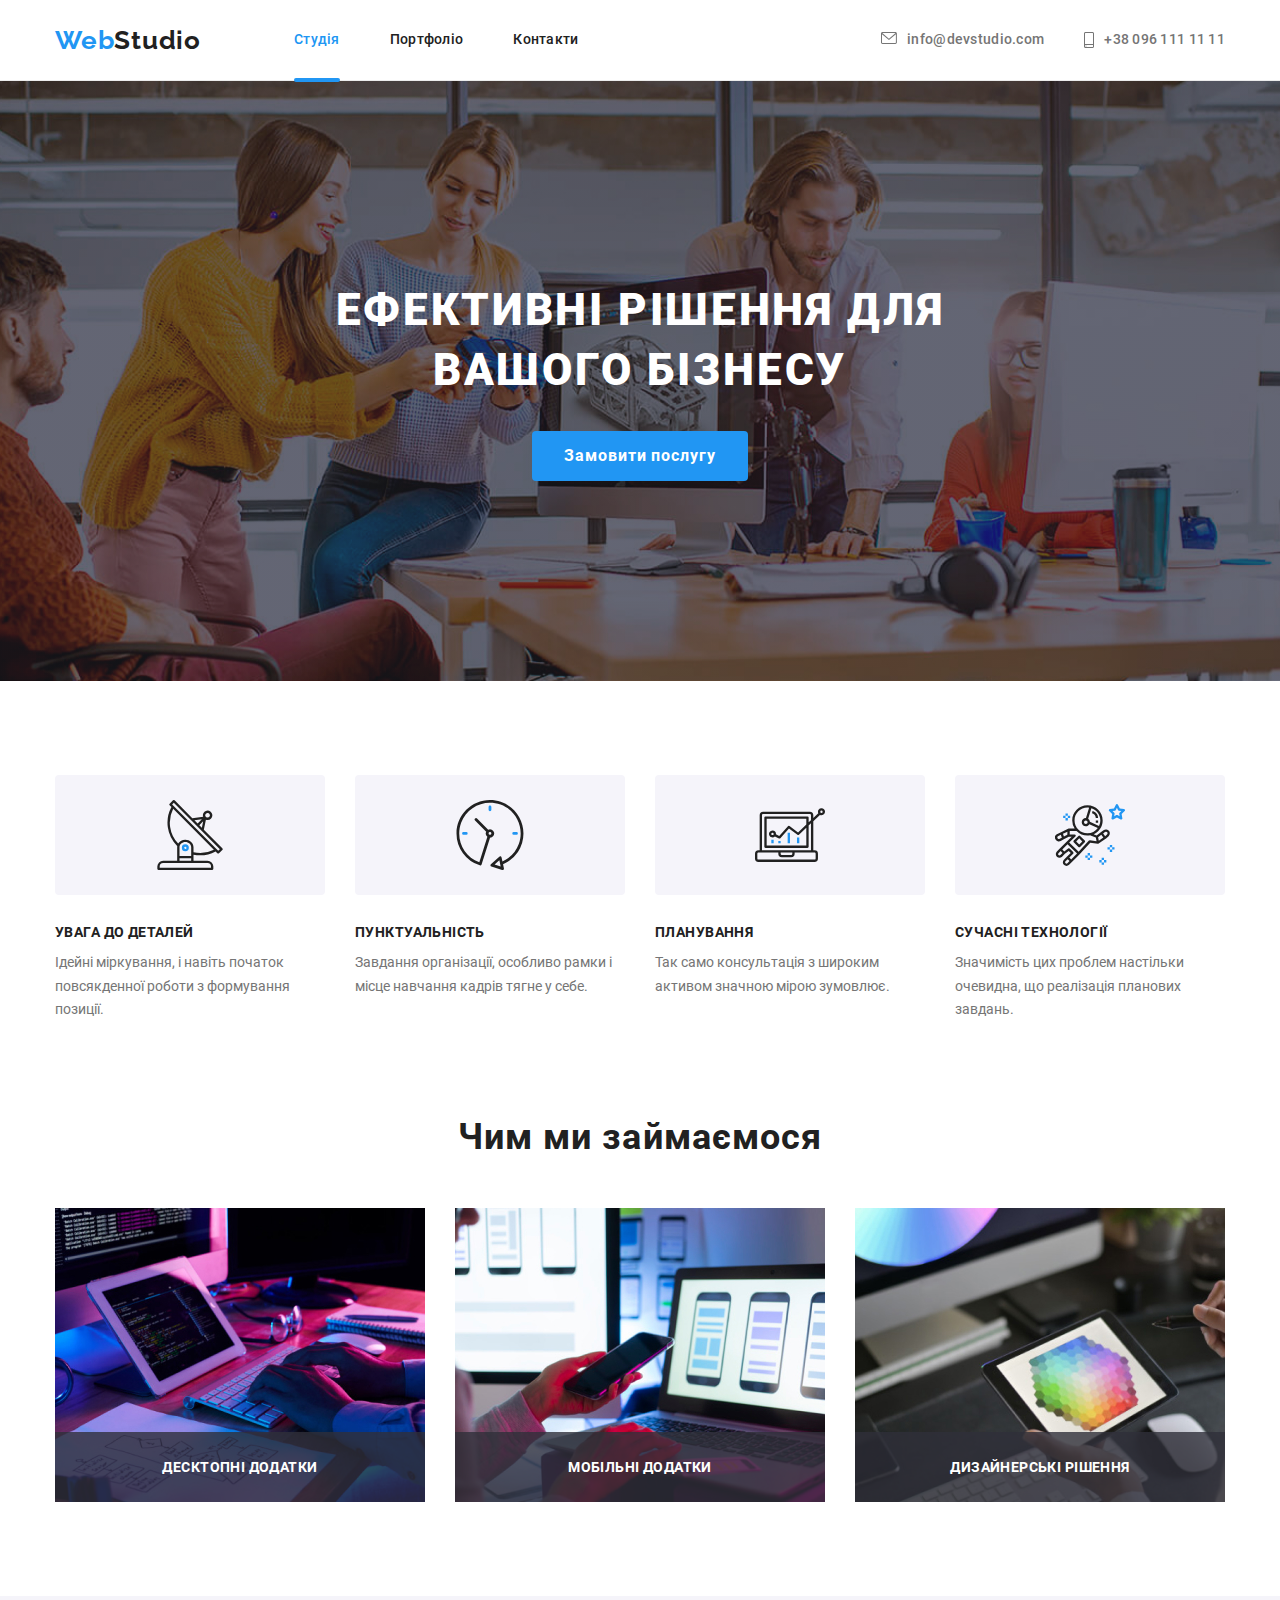
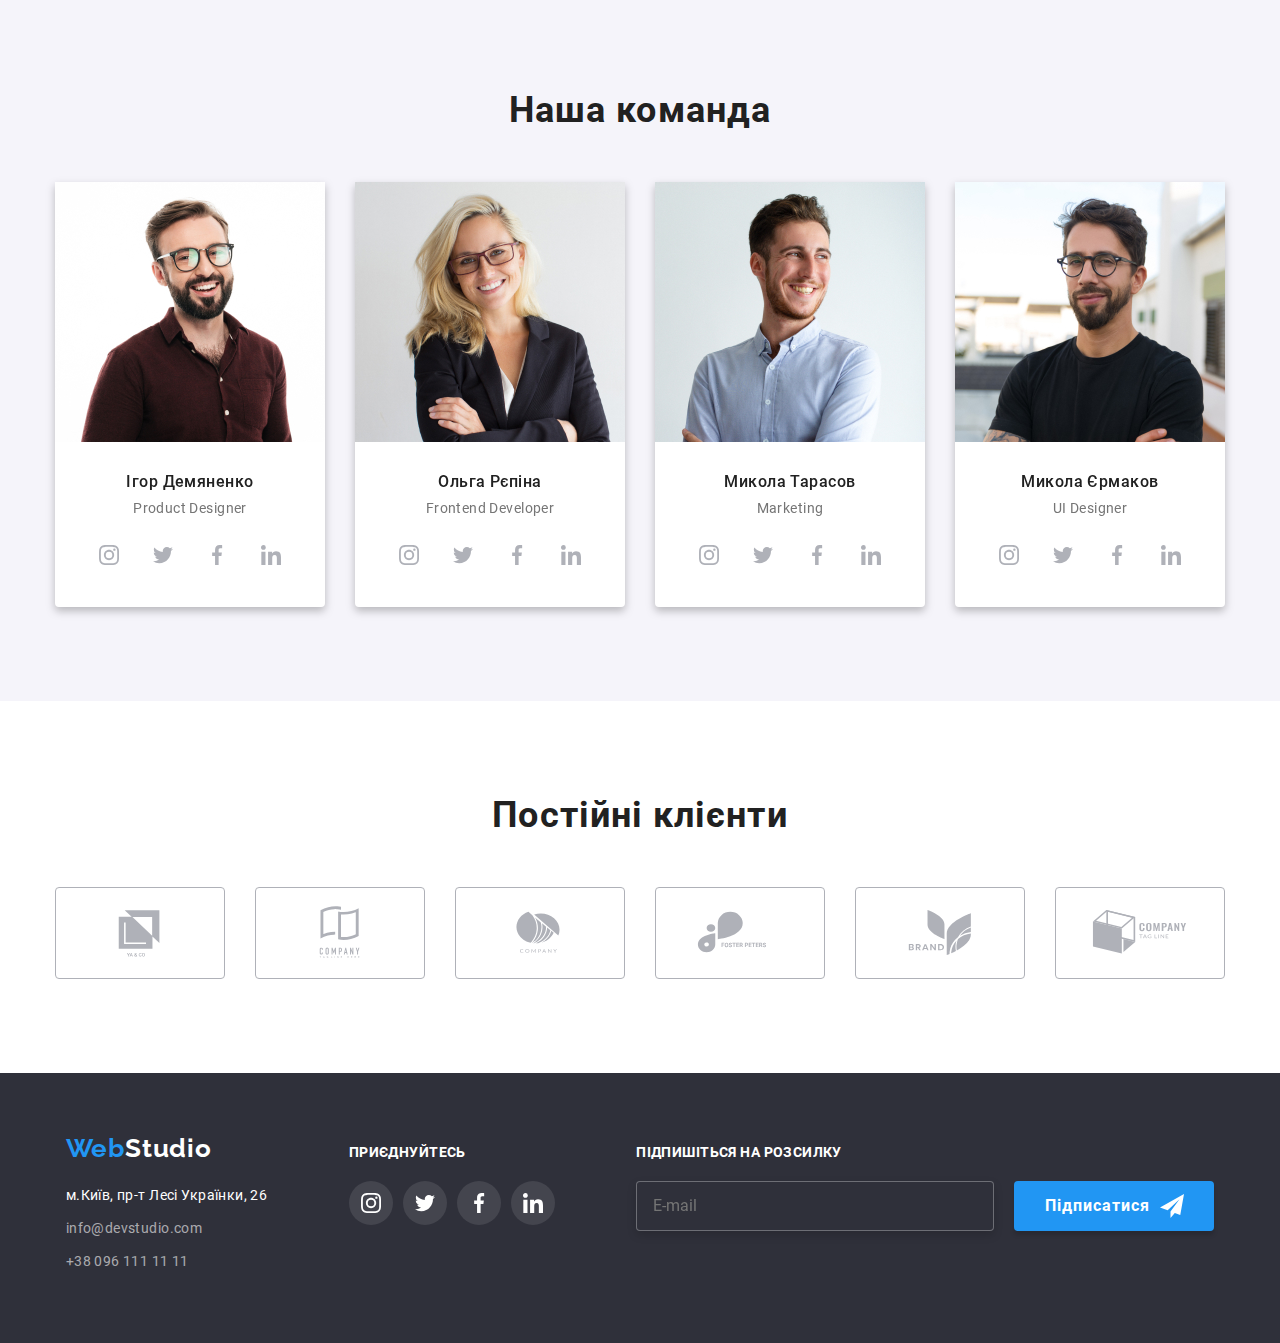
<file: index.html>
<!DOCTYPE html>
<html lang="uk">
  <head>
    <meta charset="UTF-8" />
    <meta http-equiv="X-UA-Compatible" content="IE=edge" />
    <meta name="viewport" content="width=device-width, initial-scale=1.0" />
    <title>Web Studio</title>
    <link
      rel="stylesheet"
      href="https://cdnjs.cloudflare.com/ajax/libs/modern-normalize/1.0.0/modern-normalize.min.css"
    />

    <link rel="preconnect" href="https://fonts.googleapis.com" />
    <link rel="preconnect" href="https://fonts.gstatic.com" crossorigin />
    <link
      href="https://fonts.googleapis.com/css2?family=Raleway:wght@700&family=Roboto:wght@400;500;700;900&display=swap"
      rel="stylesheet"
    />

    <link rel="stylesheet" href="./css/main.min.css" />
  </head>

  <body>
    <header class="header">
      <div class="container header__container">
        <nav class="header__nav">
          <a lang="en" class="logo" href="./index.html">
            Web<span class="logo--black-piece">Studio</span></a
          >
          <button class="header__burger-menu js-open-menu">
            <svg class="icon-burger" width="40px" height="40px">
              <use href="./images/icons.svg#icon-menu_40px"></use>
            </svg>
          </button>
          <ul class="menu">
            <li class="menu__item">
              <a class="menu__link menu__link--current" href="./index.html"
                ><span class="logo-accent">Студія</span></a
              >
            </li>
            <li class="menu__item">
              <a class="menu__link" href="./portfolio.html">Портфоліо</a>
            </li>
            <li class="menu__item">
              <a class="menu__link" href="#">Контакти</a>
            </li>
          </ul>
        </nav>

        <ul class="contacts">
          <li class="contacts__item">
            <a class="contacts__link" href="mailto:info@devstudio.com">
              <span class="contacts__mail-img"
                ><svg class="mail-img" width="16px" height="12px">
                  <use href="./images/icons.svg#icon-envelope-hover"></use></svg
              ></span>
              info@devstudio.com</a
            >
          </li>

          <li class="contacts__item">
            <a class="contacts__link" href="tell:+380961111111"
              ><span class="telephone-img">
                <svg class="contacts__telephone-img" width="10px" height="16px">
                  <use href="./images/icons.svg#icon-smartphone"></use></svg
              ></span>
              +38 096 111 11 11</a
            >
          </li>
        </ul>
        <!--Mobile menu-->
        <div class="mobile-menu js-menu-container">
          <div class="mobile-menu__container">
            <button class="mobile-menu__close-button js-close-menu">
              <svg width="30" height="30">
                <use href="./images/icons.svg#icon-close-button"></use>
              </svg>
            </button>
            <nav class="mobile-menu__nav">
              <ul class="mobile-menu__list">
                <li class="mobile-menu__item">
                  <a class="mobile-menu__link mobile-menu__link--current" href="./index.html"
                    ><span class="logo-accent">Студія</span></a
                  >
                </li>
                <li class="mobile-menu__item">
                  <a class="mobile-menu__link" href="./portfolio.html">Портфоліо</a>
                </li>
                <li class="mobile-menu__item">
                  <a class="mobile-menu__link" href="#">Контакти</a>
                </li>
              </ul>
            </nav>

            <ul class="mobile-menu__contacts">
              <li class="mobile-menu__contacts-item">
                <a
                  class="mobile-menu__contacts-link mobile-menu__contacts-link--large"
                  href="tell:+380961111111"
                >
                  +38 096 111 11 11
                </a>
              </li>
              <li class="contacts__item">
                <a class="mobile-menu__contacts-link" href="mailto:info@devstudio.com">
                  info@devstudio.com</a
                >
              </li>
            </ul>

            <ul class="mobile-network">
              <li class="mobile-network__item">
                <a href="#" class="mobile-network__link">Instagram</a>
              </li>
              <li class="mobile-network__item">
                <a href="#" class="mobile-network__link">Twitter</a>
              </li>
              <li class="mobile-network__item">
                <a href="#" class="mobile-network__link">Facebook</a>
              </li>
              <li class="mobile-network__item">
                <a href="#" class="mobile-network__link">Linkedin</a>
              </li>
            </ul>
          </div>
        </div>
      </div>
    </header>

    <main>
      <section class="section hero">
        <div class="container">
          <div class="hero__container">
            <h1 class="hero__title">Ефективні рішення для вашого бізнесу</h1>
            <button class="primary-button" type="button" data-modal-open>Замовити послугу</button>
          </div>
        </div>
      </section>

      <section class="section advantages">
        <div class="container">
          <h2 class="section__title advantages__name visually-hidden">Наші переваги</h2>
          <ul class="advantages__list">
            <li class="advantages__items">
              <div class="advantages__antenna">
                <svg class="antenna-icon" width="70px" height="70px">
                  <use href="./images/icons.svg#icon-antenna"></use>
                </svg>
              </div>
              <h3 class="advantages__title">Увага до деталей</h3>
              <p class="advantages__description">
                Ідейні міркування, і навіть початок повсякденної роботи з формування позиції.
              </p>
            </li>
            <li class="advantages__items">
              <div class="advantages__clock">
                <svg class="clock-icon" width="70px" height="70px">
                  <use href="./images/icons.svg#icon-clock"></use>
                </svg>
              </div>
              <h3 class="advantages__title">Пунктуальність</h3>
              <p class="advantages__description">
                Завдання організації, особливо рамки і місце навчання кадрів тягне у себе.
              </p>
            </li>
            <li class="advantages__items">
              <div class="advantages__diagram">
                <svg class="diagram-icon" width="70px" height="70px">
                  <use href="./images/icons.svg#icon-diagram"></use>
                </svg>
              </div>
              <h3 class="advantages__title">Планування</h3>
              <p class="advantages__description">
                Так само консультація з широким активом значною мірою зумовлює.
              </p>
            </li>
            <li class="advantages__items">
              <div class="advantages__astronaut">
                <svg class="astronaut-icon" width="70px" height="70px">
                  <use href="./images/icons.svg#icon-astronaut"></use>
                </svg>
              </div>
              <h3 class="advantages__title">Сучасні технології</h3>
              <p class="advantages__description">
                Значимість цих проблем настільки очевидна, що реалізація планових завдань.
              </p>
            </li>
          </ul>
        </div>
      </section>

      <section class="section activity">
        <div class="container">
          <h2 class="section__title activity__title">Чим ми займаємося</h2>
          <ul class="activity__list">
            <li>
              <div class="activity__item">
                <picture>
                  <source srcset="./images/activity-1@1x.jpg 1x, ./images/activity-1@2x.jpg 2x" />

                  <img src="./images/activity-1@1x.jpg" alt="Робота над створенням коду" />
                </picture>
                <p class="activity__description">Десктопні додатки</p>
              </div>
            </li>

            <li>
              <div class="activity__item">
                <picture>
                  <source srcset="./images/activity-2@1x.jpg 1x, ./images/activity-2@2x.jpg 2x" />

                  <img src="./images/activity-2@1x.jpg" alt="Розробка додатків" />
                </picture>
                <p class="activity__description">Мобільні додатки</p>
              </div>
            </li>

            <li>
              <div class="activity__item">
                <picture>
                  <source srcset="./images/activity-3@1x.jpg 1x, ./images/activity-3@2x.jpg 2x" />

                  <img src="./images/activity-3@1x.jpg" alt="Розробка дизайну" />
                </picture>
                <p class="activity__description">Дизайнерські рішення</p>
              </div>
            </li>
          </ul>
        </div>
      </section>

      <section class="section members">
        <div class="container">
          <h2 class="section__title members__title">Наша команда</h2>
          <ul class="members__list">
            <li class="members__item">
              <div class="members__cards">
                <picture>
                  <source
                    srcset="./images/team-1200-1@1x.jpg 1x, ./images/team-1200-1@2x.jpg 2x"
                    media="(min-width: 1200px)"
                  />

                  <source
                    srcset="./images/team-768-1@1x.jpg 1x, ./images/team-768-1@2x.jpg 2x"
                    media="(min-width: 768px)"
                  />

                  <source srcset="./images/team-480-1@1x.jpg 1x, ./images/team-480-1@2x.jpg 2x" />
                  <img
                    src="./images/team-480-1@1x.jpg"
                    alt="Зображення одного з членів команди, а саме Ігора Дем`яненко на позиції Product Designer"
                  />
                </picture>
                <div class="cardsmember">
                  <h3 class="cardsmember__name">Ігор Демяненко</h3>
                  <p class="cardsmember__description">Product Designer</p>

                  <ul class="social-links">
                    <li>
                      <a href="#" class="icons"
                        ><svg class="icon-instagram" width="20" height="20">
                          <use href="./images/icons.svg#icon-instagram"></use></svg
                      ></a>
                    </li>
                    <li>
                      <a href="#" class="icons"
                        ><svg class="icon-twitter" width="20" height="20">
                          <use href="./images/icons.svg#icon-twitter"></use></svg
                      ></a>
                    </li>
                    <li>
                      <a href="#" class="icons"
                        ><svg class="icon-facebook" width="20" height="20">
                          <use href="./images/icons.svg#icon-facebook"></use></svg
                      ></a>
                    </li>
                    <li>
                      <a href="#" class="icons"
                        ><svg class="icon-linkedin" width="20" height="20">
                          <use href="./images/icons.svg#icon-linkedin"></use></svg
                      ></a>
                    </li>
                  </ul>
                </div>
              </div>
            </li>

            <li class="members__item">
              <div class="members__cards">
                <picture>
                  <source
                    srcset="./images/team-1200-2@1x.jpg 1x, ./images/team-1200-2@2x.jpg 2x"
                    media="(min-width: 1200px)"
                  />

                  <source
                    srcset="./images/team-768-2@1x.jpg 1x, ./images/team-768-2@2x.jpg 2x"
                    media="(min-width: 768px)"
                  />

                  <source srcset="./images/team-480-2@1x.jpg 1x, ./images/team-480-2@2x.jpg 2x" />
                  <img
                    src="./images/team-480-2@1x.jpg"
                    alt="Зображення одного з членів команди, а саме Ольгу Рєпіну на позиції Frontend Developer"
                  />
                </picture>
                <div class="cardsmember">
                  <h3 class="cardsmember__name">Ольга Рєпіна</h3>
                  <p class="cardsmember__description">Frontend Developer</p>

                  <ul class="social-links">
                    <li>
                      <a href="#" class="icons"
                        ><svg class="icon-instagram" width="20" height="20">
                          <use href="./images/icons.svg#icon-instagram"></use></svg
                      ></a>
                    </li>
                    <li>
                      <a href="#" class="icons"
                        ><svg class="icon-twitter" width="20" height="20">
                          <use href="./images/icons.svg#icon-twitter"></use></svg
                      ></a>
                    </li>
                    <li>
                      <a href="#" class="icons"
                        ><svg class="icon-facebook" width="20" height="20">
                          <use href="./images/icons.svg#icon-facebook"></use></svg
                      ></a>
                    </li>
                    <li>
                      <a href="#" class="icons"
                        ><svg class="icon-linkedin" width="20" height="20">
                          <use href="./images/icons.svg#icon-linkedin"></use></svg
                      ></a>
                    </li>
                  </ul>
                </div>
              </div>
            </li>

            <li class="members__item">
              <div class="members__cards">
                <picture>
                  <source
                    srcset="./images/team-1200-3@1x.jpg 1x, ./images/team-1200-3@2x.jpg 2x"
                    media="(min-width: 1200px)"
                  />

                  <source
                    srcset="./images/team-768-3@1x.jpg 1x, ./images/team-768-3@2x.jpg 2x"
                    media="(min-width: 768px)"
                  />

                  <source srcset="./images/team-480-3@1x.jpg 1x, ./images/team-480-3@2x.jpg 2x" />
                  <img
                    src="./images/team-480-3@1x.jpg"
                    alt="Зображення одного з членів команди, а саме Миколи Тарасова на позиції Marketing"
                  />
                </picture>
                <div class="cardsmember">
                  <h3 class="cardsmember__name">Микола Тарасов</h3>
                  <p class="cardsmember__description">Marketing</p>

                  <ul class="social-links">
                    <li>
                      <a href="#" class="icons"
                        ><svg class="icon-instagram" width="20" height="20">
                          <use href="./images/icons.svg#icon-instagram"></use></svg
                      ></a>
                    </li>
                    <li>
                      <a href="#" class="icons"
                        ><svg class="icon-twitter" width="20" height="20">
                          <use href="./images/icons.svg#icon-twitter"></use></svg
                      ></a>
                    </li>
                    <li>
                      <a href="#" class="icons"
                        ><svg class="icon-facebook" width="20" height="20">
                          <use href="./images/icons.svg#icon-facebook"></use></svg
                      ></a>
                    </li>
                    <li>
                      <a href="#" class="icons"
                        ><svg class="icon-linkedin" width="20" height="20">
                          <use href="./images/icons.svg#icon-linkedin"></use></svg
                      ></a>
                    </li>
                  </ul>
                </div>
              </div>
            </li>

            <li class="members__item">
              <div class="members__cards">
                <picture>
                  <source
                    srcset="./images/team-1200-4@1x.jpg 1x, ./images/team-1200-4@2x.jpg 2x"
                    media="(min-width: 1200px)"
                  />

                  <source
                    srcset="./images/team-768-4@1x.jpg 1x, ./images/team-768-4@2x.jpg 2x"
                    media="(min-width: 768px)"
                  />

                  <source srcset="./images/team-480-4@1x.jpg 1x, ./images/team-480-4@2x.jpg 2x" />
                  <img
                    src="./images/team-480-4@1x.jpg"
                    alt="Зображення одного з членів команди, а саме Миколи Єрмакова на позиції UI Designer"
                  />
                </picture>
                <div class="cardsmember">
                  <h3 class="cardsmember__name">Микола Єрмаков</h3>
                  <p class="cardsmember__description">UI Designer</p>

                  <ul class="social-links">
                    <li>
                      <a href="#" class="icons"
                        ><svg class="icon-instagram social-icons" width="20" height="20">
                          <use href="./images/icons.svg#icon-instagram"></use></svg
                      ></a>
                    </li>
                    <li>
                      <a href="#" class="icons"
                        ><svg class="icon-twitter social-icons" width="20" height="20">
                          <use href="./images/icons.svg#icon-twitter"></use></svg
                      ></a>
                    </li>
                    <li>
                      <a href="#" class="icons"
                        ><svg class="icon-facebook social-icons" width="20" height="20">
                          <use href="./images/icons.svg#icon-facebook"></use></svg
                      ></a>
                    </li>
                    <li>
                      <a href="#" class="icons"
                        ><svg class="icon-linkedin social-icons" width="20" height="20">
                          <use href="./images/icons.svg#icon-linkedin"></use></svg
                      ></a>
                    </li>
                  </ul>
                </div>
              </div>
            </li>
          </ul>
        </div>
      </section>

      <section class="section">
        <div class="container clients">
          <h2 class="section__title clients__title">Постійні клієнти</h2>
          <ul class="clients__list">
            <li class="clients__item">
              <a href="#" class="clients__icons"
                ><svg class="icon-client" width="106" height="60">
                  <use href="./images/icons.svg#icon-first-client"></use></svg
              ></a>
            </li>
            <li class="clients__item">
              <a href="#" class="clients__icons"
                ><svg class="icon-client" width="106" height="60">
                  <use href="./images/icons.svg#icon-second-client"></use></svg
              ></a>
            </li>
            <li class="clients__item">
              <a href="#" class="clients__icons"
                ><svg class="icon-client" width="106" height="60">
                  <use href="./images/icons.svg#icon-third-client"></use></svg
              ></a>
            </li>
            <li class="clients__item">
              <a href="#" class="clients__icons"
                ><svg class="icon-client" width="106" height="60">
                  <use href="./images/icons.svg#icon-fourth-client"></use></svg
              ></a>
            </li>
            <li class="clients__item">
              <a href="#" class="clients__icons"
                ><svg class="icon-client" width="106" height="60">
                  <use href="./images/icons.svg#icon-fifth-client"></use></svg
              ></a>
            </li>
            <li class="clients__item">
              <a href="#" class="clients__icons"
                ><svg class="icon-client" width="106" height="60">
                  <use href="./images/icons.svg#icon-sixth-client"></use></svg
              ></a>
            </li>
          </ul>
        </div>
      </section>
    </main>

    <footer class="footer">
      <div class="container footer__container">
        <div class="footer__container--tail">
          <a lang="en" class="logo" href="./index.html"
            >Web<span class="logo--white-piece">Studio</span></a
          >

          <address>
            <ul class="contacts address">
              <li class="address__location">
                <a
                  class="address__info location"
                  href="https://goo.gl/maps/CPtrU1FHBa2aNyZL9"
                  target="_blank"
                  rel="noopener noreferrer nofollow"
                >
                  м.Київ, пр-т Лесі Українки, 26</a
                >
              </li>
              <li class="address__mail">
                <a class="address__info" href="mailto:info@devstudio.com">info@devstudio.com</a>
              </li>

              <li class="address__telephone">
                <a class="address__info" href="tell:+380961111111">+38 096 111 11 11</a>
              </li>
            </ul>
          </address>
        </div>

        <div class="join">
          <p class="join__title">Приєднуйтесь</p>
          <ul class="social-links social-links--bottom">
            <li>
              <a href="#" class="icons footer__icons"
                ><svg class="footer__icons--instagram" width="20" height="20">
                  <use href="./images/icons.svg#icon-instagram"></use></svg
              ></a>
            </li>
            <li>
              <a href="#" class="icons footer__icons"
                ><svg class="footer__icons--twitter" width="20" height="20">
                  <use href="./images/icons.svg#icon-twitter"></use></svg
              ></a>
            </li>
            <li>
              <a href="#" class="icons footer__icons"
                ><svg class="footer__icons--facebook" width="20" height="20">
                  <use href="./images/icons.svg#icon-facebook"></use></svg
              ></a>
            </li>
            <li>
              <a href="#" class="icons footer__icons"
                ><svg class="footer__icons--linkedin" width="20" height="20">
                  <use href="./images/icons.svg#icon-linkedin"></use></svg
              ></a>
            </li>
          </ul>
        </div>
        <div class="subscribe">
          <p class="footer-form__title">Підпишіться на розсилку</p>

          <form class="footer-form">
            <input
              class="footer-form__input"
              type="email"
              name="email"
              placeholder="E-mail"
              id="email"
            />
            <button class="footer-form__button" type="submit">
              Підписатися
              <svg class="icon-send" width="24" height="24">
                <use href="./images/icons.svg#icon-icon-send"></use>
              </svg>
            </button>
          </form>
        </div>
      </div>
    </footer>

    <!--Modal-->
    <div class="backdrop is-hidden" data-modal>
      <div class="modal">
        <button data-modal-close class="modal__button" type="button">
          <svg class="icon-close" width="18" height="18">
            <use href="./images/icons.svg#icon-close-button"></use>
          </svg>
        </button>

        <h2 class="form__title">Залиште свої дані, ми вам передзвонимо</h2>
        <form name="form" autocomplete="off">
          <label class="form__label" for="person-name">Ім'я</label>
          <div class="form__control">
            <input class="form__input" type="text" name="person-name" id="person-name" />
            <svg class="form__icon" width="18" height="18">
              <use href="./images/icons.svg#icon-person"></use>
            </svg>
          </div>

          <label class="form__label" for="person-phone">Телефон</label>
          <div class="form__control">
            <input class="form__input" type="tel" name="person-phone" id="person-phone" />
            <svg class="form__icon" width="18" height="18">
              <use href="./images/icons.svg#icon-phone"></use>
            </svg>
          </div>

          <label class="form__label" for="person-mail">Пошта</label>
          <div class="form__control">
            <input class="form__input" type="email" name="person-mail" id="person-mail" />
            <svg class="form__icon" width="18" height="18">
              <use href="./images/icons.svg#icon-email"></use>
            </svg>
          </div>

          <label class="form__label" for="person-comment">Коментар</label>
          <textarea
            class="form__textarea"
            name="person-comment"
            id="person-comment"
            placeholder="Введіть текст"
          ></textarea>

          <div class="checkbox-control">
            <input
              class="checkbox__input visually-hidden"
              id="terms-checkbox"
              type="checkbox"
              name="terms-checkbox"
            />
            <span class="checkbox__border">
              <svg class="checkbox__icon" width="16" height="15">
                <use href="./images/icons.svg#icon-icon-check"></use>
              </svg>
            </span>
            <label class="checkbox__label" for="terms-checkbox"
              >Погоджуюся з розсилкою та приймаю
              <a class="checkbox__link" href="#">Умови договору</a>
            </label>
          </div>

          <button class="form__button" type="submit">Відправити</button>
        </form>
      </div>
    </div>
    <script src="./js/mobile-menu.js"></script>
    <script src="./js/modal.js"></script>
  </body>
</html>
</file>
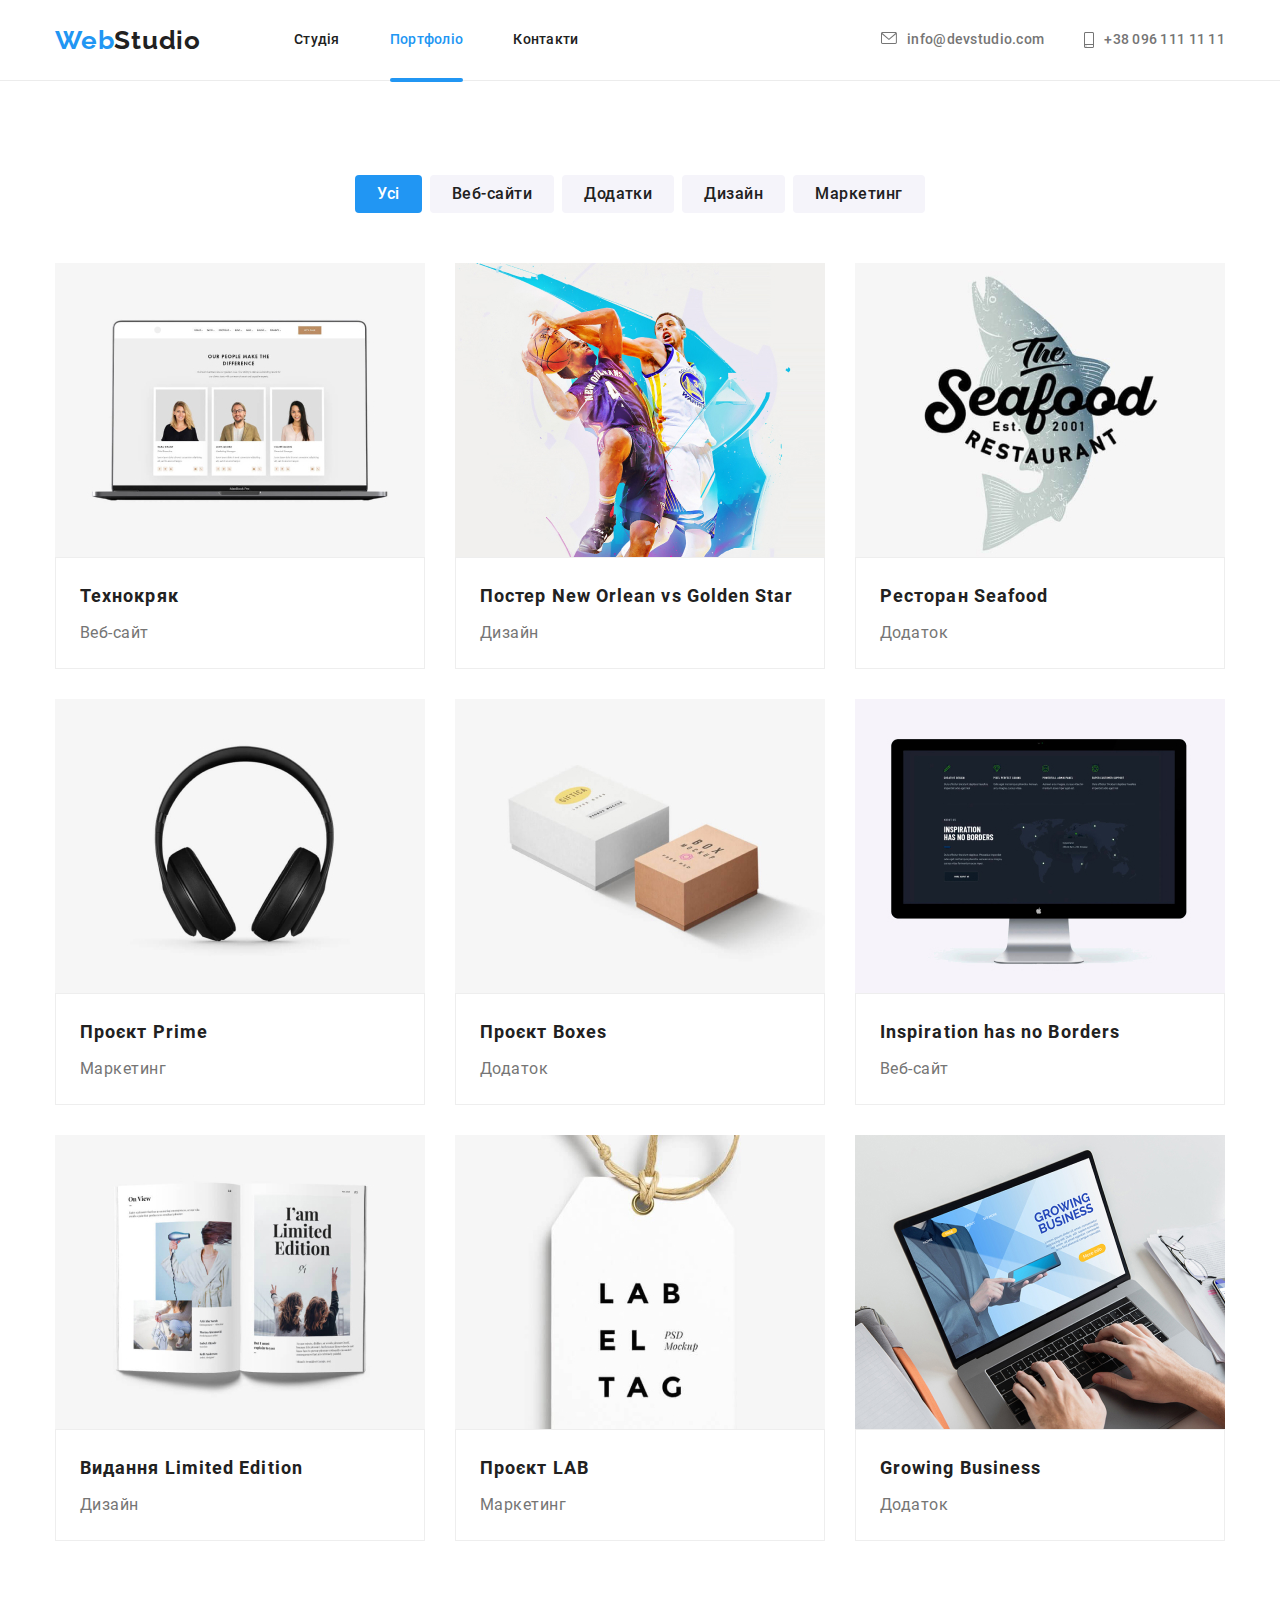
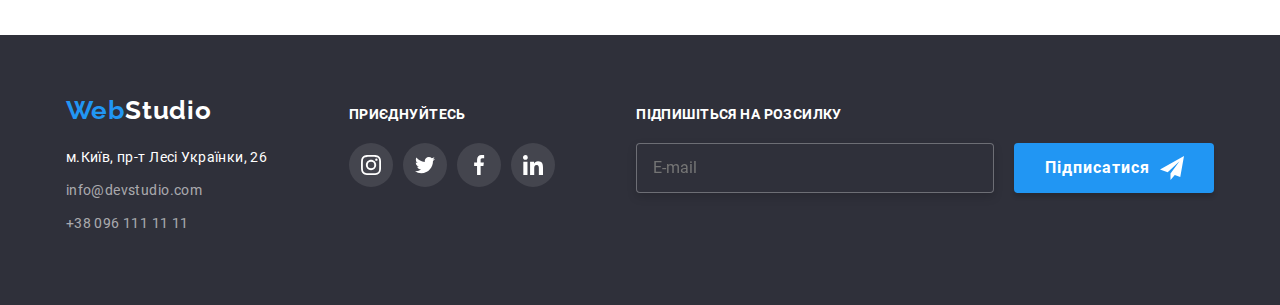
<file: portfolio.html>
<!DOCTYPE html>
<html lang="uk">
  <head>
    <meta charset="UTF-8" />
    <meta http-equiv="X-UA-Compatible" content="IE=edge" />
    <meta name="viewport" content="width=device-width, initial-scale=1.0" />
    <title>Portfolio</title>
    <link
      rel="stylesheet"
      href="https://cdnjs.cloudflare.com/ajax/libs/modern-normalize/1.0.0/modern-normalize.min.css"
    />

    <link rel="preconnect" href="https://fonts.googleapis.com" />
    <link rel="preconnect" href="https://fonts.gstatic.com" crossorigin />
    <link
      href="https://fonts.googleapis.com/css2?family=Raleway:wght@700&family=Roboto:wght@400;500;700;900&display=swap"
      rel="stylesheet"
    />

    <link rel="stylesheet" href="./css/main.min.css" />
  </head>

  <body>
    <header class="header">
      <div class="container header__container">
        <nav class="header__nav">
          <a lang="en" class="logo" href="./index.html">
            Web<span class="logo--black-piece">Studio</span></a
          >
          <button class="header__burger-menu js-open-menu">
            <svg class="icon-burger" width="40px" height="40px">
              <use href="./images/icons.svg#icon-menu_40px"></use>
            </svg>
          </button>
          <ul class="menu">
            <li class="menu__item">
              <a class="menu__link" href="./index.html"><span class="logo-accent">Студія</span></a>
            </li>
            <li class="menu__item">
              <a class="menu__link menu__link--current" href="./portfolio.html">Портфоліо</a>
            </li>
            <li class="menu__item">
              <a class="menu__link" href="#">Контакти</a>
            </li>
          </ul>
        </nav>

        <ul class="contacts">
          <li class="contacts__item">
            <a class="contacts__link" href="mailto:info@devstudio.com">
              <span class="contacts__mail-img"
                ><svg class="mail-img" width="16px" height="12px">
                  <use href="./images/icons.svg#icon-envelope-hover"></use></svg
              ></span>
              info@devstudio.com</a
            >
          </li>

          <li class="contacts__item">
            <a class="contacts__link" href="tell:+380961111111"
              ><span class="telephone-img">
                <svg class="contacts__telephone-img" width="10px" height="16px">
                  <use href="./images/icons.svg#icon-smartphone"></use></svg
              ></span>
              +38 096 111 11 11</a
            >
          </li>
        </ul>
        <!--Mobile menu-->
        <div class="mobile-menu js-menu-container">
          <div class="mobile-menu__container">
            <button class="mobile-menu__close-button js-close-menu">
              <svg width="30" height="30">
                <use href="./images/icons.svg#icon-close-button"></use>
              </svg>
            </button>
            <nav class="mobile-menu__nav">
              <ul class="mobile-menu__list">
                <li class="mobile-menu__item">
                  <a class="mobile-menu__link mobile-menu__link--current" href="./index.html"
                    ><span class="logo-accent">Студія</span></a
                  >
                </li>
                <li class="mobile-menu__item">
                  <a class="mobile-menu__link" href="./portfolio.html">Портфоліо</a>
                </li>
                <li class="mobile-menu__item">
                  <a class="mobile-menu__link" href="#">Контакти</a>
                </li>
              </ul>
            </nav>

            <ul class="mobile-menu__contacts">
              <li class="mobile-menu__contacts-item">
                <a
                  class="mobile-menu__contacts-link mobile-menu__contacts-link--large"
                  href="tell:+380961111111"
                >
                  +38 096 111 11 11
                </a>
              </li>
              <li class="contacts__item">
                <a class="mobile-menu__contacts-link" href="mailto:info@devstudio.com">
                  info@devstudio.com</a
                >
              </li>
            </ul>

            <ul class="mobile-network">
              <li class="mobile-network__item">
                <a href="#" class="mobile-network__link">Instagram</a>
              </li>
              <li class="mobile-network__item">
                <a href="#" class="mobile-network__link">Twitter</a>
              </li>
              <li class="mobile-network__item">
                <a href="#" class="mobile-network__link">Facebook</a>
              </li>
              <li class="mobile-network__item">
                <a href="#" class="mobile-network__link">Linkedin</a>
              </li>
            </ul>
          </div>
        </div>
      </div>
    </header>
    <main>
      <section class="section">
        <div class="container">
          <h1 class="section__title visually-hidden">Наші проєкти</h1>
          <div class="portfolio__buttons">
            <ul class="filters">
              <li>
                <button class="filters__button filters__button--main" type="button">Усі</button>
              </li>
              <li><button class="filters__button" type="button">Веб-сайти</button></li>
              <li><button class="filters__button" type="button">Додатки</button></li>
              <li><button class="filters__button" type="button">Дизайн</button></li>
              <li><button class="filters__button" type="button">Маркетинг</button></li>
            </ul>
          </div>
          <div class="cards-container">
            <ul class="cards">
              <li class="cards__items">
                <a class="cards__link" href="#">
                  <div class="cards__thumb">
                    <picture>
                      <source
                        srcset="./images/cards-1200-1@1x.jpg 1x, ./images/cards-1200-1@2x.jpg 2x"
                        media="(min-width: 1200px)"
                      />

                      <source
                        srcset="./images/cards-768-1@1x.jpg 1x, ./images/cards-768-1@2x.jpg 2x"
                        media="(min-width: 768px)"
                      />

                      <source
                        srcset="./images/cards-480-1@1x.jpg 1x, ./images/cards-480-1@2x.jpg 2x"
                      />
                      <img
                        class="cards__images"
                        src="./images/cards-480-1@1x.jpg"
                        alt="Зображення ноутбука Macbook Pro з відкритим веб-сайтом під назвою Our people make the difference"
                      />
                    </picture>
                    <p class="cards__overlay">
                      Ресурс пропонує комплексні пропозиції з різним рівнем функціоналу та сервісів.
                      Все це дозволить відвідувачу отримати вичерпні відомості про компанію чи
                      приватну особу.
                    </p>
                  </div>

                  <div class="cards__descr">
                    <h3 class="cards__names">Технокряк</h3>
                    <p class="cards__title">Веб-сайт</p>
                  </div>
                </a>
              </li>
              <li class="cards__items">
                <a class="cards__link" href="#">
                  <div class="cards__thumb">
                    <picture>
                      <source
                        srcset="./images/cards-1200-2@1x.jpg 1x, ./images/cards-1200-2@2x.jpg 2x"
                        media="(min-width: 1200px)"
                      />

                      <source
                        srcset="./images/cards-768-2@1x.jpg 1x, ./images/cards-768-2@2x.jpg 2x"
                        media="(min-width: 768px)"
                      />

                      <source
                        srcset="./images/cards-480-2@1x.jpg 1x, ./images/cards-480-2@2x.jpg 2x"
                      />
                      <img
                        class="cards__images"
                        src="./images/cards-480-2@1x.jpg"
                        alt="Зображення представників команд-суперників з баскетболу"
                      />
                    </picture>
                    <p class="cards__overlay">
                      Ресурс пропонує комплексні пропозиції з різним рівнем функціоналу та сервісів.
                      Все це дозволить відвідувачу отримати вичерпні відомості про компанію чи
                      приватну особу.
                    </p>
                  </div>
                  <div class="cards__descr">
                    <h3 class="cards__names">Постер New Orlean vs Golden Star</h3>
                    <p class="cards__title">Дизайн</p>
                  </div>
                </a>
              </li>
              <li class="cards__items">
                <a class="cards__link" href="#">
                  <div class="cards__thumb">
                    <picture>
                      <source
                        srcset="./images/cards-1200-3@1x.jpg 1x, ./images/cards-1200-3@2x.jpg 2x"
                        media="(min-width: 1200px)"
                      />

                      <source
                        srcset="./images/cards-768-3@1x.jpg 1x, ./images/cards-768-3@2x.jpg 2x"
                        media="(min-width: 768px)"
                      />

                      <source
                        srcset="./images/cards-480-3@1x.jpg 1x, ./images/cards-480-3@2x.jpg 2x"
                      />
                      <img
                        class="cards__images"
                        src="./images/cards-480-3@1x.jpg"
                        alt="Зображення логотипу додатку рибного ресторану"
                      />
                    </picture>
                    <p class="cards__overlay">
                      Ресурс пропонує комплексні пропозиції з різним рівнем функціоналу та сервісів.
                      Все це дозволить відвідувачу отримати вичерпні відомості про компанію чи
                      приватну особу.
                    </p>
                  </div>
                  <div class="cards__descr">
                    <h3 class="cards__names">Ресторан Seafood</h3>
                    <p class="cards__title">Додаток</p>
                  </div>
                </a>
              </li>
              <li class="cards__items">
                <a class="cards__link" href="#">
                  <div class="cards__thumb">
                    <picture>
                      <source
                        srcset="./images/cards-1200-4@1x.jpg 1x, ./images/cards-1200-4@2x.jpg 2x"
                        media="(min-width: 1200px)"
                      />

                      <source
                        srcset="./images/cards-768-4@1x.jpg 1x, ./images/cards-768-4@2x.jpg 2x"
                        media="(min-width: 768px)"
                      />

                      <source
                        srcset="./images/cards-480-4@1x.jpg 1x, ./images/cards-480-4@2x.jpg 2x"
                      />
                      <img
                        class="cards__images"
                        src="./images/cards-480-4@1x.jpg"
                        alt="Зображення навушників"
                      />
                    </picture>
                    <p class="cards__overlay">
                      Ресурс пропонує комплексні пропозиції з різним рівнем функціоналу та сервісів.
                      Все це дозволить відвідувачу отримати вичерпні відомості про компанію чи
                      приватну особу.
                    </p>
                  </div>
                  <div class="cards__descr">
                    <h3 class="cards__names">Проєкт Prime</h3>
                    <p class="cards__title">Маркетинг</p>
                  </div>
                </a>
              </li>
              <li class="cards__items">
                <a class="cards__link" href="#">
                  <div class="cards__thumb">
                    <picture>
                      <source
                        srcset="./images/cards-1200-5@1x.jpg 1x, ./images/cards-1200-5@2x.jpg 2x"
                        media="(min-width: 1200px)"
                      />

                      <source
                        srcset="./images/cards-768-5@1x.jpg 1x, ./images/cards-768-5@2x.jpg 2x"
                        media="(min-width: 768px)"
                      />

                      <source
                        srcset="./images/cards-480-5@1x.jpg 1x, ./images/cards-480-5@2x.jpg 2x"
                      />
                      <img
                        class="cards__images"
                        src="./images/cards-480-5@1x.jpg"
                        alt="Зображення двох коробок"
                      />
                    </picture>
                    <p class="cards__overlay">
                      Ресурс пропонує комплексні пропозиції з різним рівнем функціоналу та сервісів.
                      Все це дозволить відвідувачу отримати вичерпні відомості про компанію чи
                      приватну особу.
                    </p>
                  </div>
                  <div class="cards__descr">
                    <h3 class="cards__names">Проєкт Boxes</h3>
                    <p class="cards__title">Додаток</p>
                  </div>
                </a>
              </li>
              <li class="cards__items">
                <a class="cards__link" href="#">
                  <div class="cards__thumb">
                    <picture>
                      <source
                        srcset="./images/cards-1200-6@1x.jpg 1x, ./images/cards-1200-6@2x.jpg 2x"
                        media="(min-width: 1200px)"
                      />

                      <source
                        srcset="./images/cards-768-6@1x.jpg 1x, ./images/cards-768-6@2x.jpg 2x"
                        media="(min-width: 768px)"
                      />

                      <source
                        srcset="./images/cards-480-6@1x.jpg 1x, ./images/cards-480-6@2x.jpg 2x"
                      />
                      <img
                        class="cards__images"
                        src="./images/cards-480-6@1x.jpg"
                        alt="Зображення монітору від Apple з відкритим сайтом під назвою Inspiration has no Borders"
                      />
                    </picture>
                    <p class="cards__overlay">
                      Ресурс пропонує комплексні пропозиції з різним рівнем функціоналу та сервісів.
                      Все це дозволить відвідувачу отримати вичерпні відомості про компанію чи
                      приватну особу.
                    </p>
                  </div>
                  <div class="cards__descr">
                    <h3 class="cards__names">Inspiration has no Borders</h3>
                    <p class="cards__title">Веб-сайт</p>
                  </div>
                </a>
              </li>
              <li class="cards__items">
                <a class="cards__link" href="#">
                  <div class="cards__thumb">
                    <picture>
                      <source
                        srcset="./images/cards-1200-7@1x.jpg 1x, ./images/cards-1200-7@2x.jpg 2x"
                        media="(min-width: 1200px)"
                      />

                      <source
                        srcset="./images/cards-768-7@1x.jpg 1x, ./images/cards-768-7@2x.jpg 2x"
                        media="(min-width: 768px)"
                      />

                      <source
                        srcset="./images/cards-480-7@1x.jpg 1x, ./images/cards-480-7@2x.jpg 2x"
                      />
                      <img
                        class="cards__images"
                        src="./images/cards-480-7@1x.jpg"
                        alt="Зображення відкритого розвороту журналу зі сторінками під назвою I am limited edition"
                      />
                    </picture>
                    <p class="cards__overlay">
                      Ресурс пропонує комплексні пропозиції з різним рівнем функціоналу та сервісів.
                      Все це дозволить відвідувачу отримати вичерпні відомості про компанію чи
                      приватну особу.
                    </p>
                  </div>
                  <div class="cards__descr">
                    <h3 class="cards__names">Видання Limited Edition</h3>
                    <p class="cards__title">Дизайн</p>
                  </div>
                </a>
              </li>
              <li class="cards__items">
                <a class="cards__link" href="#">
                  <div class="cards__thumb">
                    <picture>
                      <source
                        srcset="./images/cards-1200-8@1x.jpg 1x, ./images/cards-1200-8@2x.jpg 2x"
                        media="(min-width: 1200px)"
                      />

                      <source
                        srcset="./images/cards-768-8@1x.jpg 1x, ./images/cards-768-8@2x.jpg 2x"
                        media="(min-width: 768px)"
                      />

                      <source
                        srcset="./images/cards-480-8@1x.jpg 1x, ./images/cards-480-8@2x.jpg 2x"
                      />
                      <img
                        class="cards__images"
                        src="./images/cards-480-8@1x.jpg"
                        alt="Зображення бірки Label tag"
                      />
                    </picture>

                    <p class="cards__overlay">
                      Ресурс пропонує комплексні пропозиції з різним рівнем функціоналу та сервісів.
                      Все це дозволить відвідувачу отримати вичерпні відомості про компанію чи
                      приватну особу.
                    </p>
                  </div>
                  <div class="cards__descr">
                    <h3 class="cards__names">Проєкт LAB</h3>
                    <p class="cards__title">Маркетинг</p>
                  </div>
                </a>
              </li>
              <li class="cards__items">
                <a class="cards__link" href="#">
                  <div class="cards__thumb">
                    <picture>
                      <source
                        srcset="./images/cards-1200-9@1x.jpg 1x, ./images/cards-1200-9@2x.jpg 2x"
                        media="(min-width: 1200px)"
                      />

                      <source
                        srcset="./images/cards-768-9@1x.jpg 1x, ./images/cards-768-9@2x.jpg 2x"
                        media="(min-width: 768px)"
                      />

                      <source
                        srcset="./images/cards-480-9@1x.jpg 1x, ./images/cards-480-9@2x.jpg 2x"
                      />
                      <img
                        class="cards__images"
                        src="./images/cards-480-9@1x.jpg"
                        alt="Зображення відкритого ноутбука зі сторінкою під назвою Growing Business"
                      />
                    </picture>

                    <p class="cards__overlay">
                      Ресурс пропонує комплексні пропозиції з різним рівнем функціоналу та сервісів.
                      Все це дозволить відвідувачу отримати вичерпні відомості про компанію чи
                      приватну особу.
                    </p>
                  </div>
                  <div class="cards__descr">
                    <h3 class="cards__names">Growing Business</h3>
                    <p class="cards__title">Додаток</p>
                  </div>
                </a>
              </li>
            </ul>
          </div>
        </div>
      </section>
    </main>

    <footer class="footer">
      <div class="container footer__container">
        <div class="footer__container--tail">
          <a lang="en" class="logo" href="./index.html"
            >Web<span class="logo--white-piece">Studio</span></a
          >

          <address>
            <ul class="contacts address">
              <li class="address__location">
                <a
                  class="address__info location"
                  href="https://goo.gl/maps/CPtrU1FHBa2aNyZL9"
                  target="_blank"
                  rel="noopener noreferrer nofollow"
                >
                  м.Київ, пр-т Лесі Українки, 26</a
                >
              </li>
              <li class="address__mail">
                <a class="address__info" href="mailto:info@devstudio.com">info@devstudio.com</a>
              </li>

              <li class="address__telephone">
                <a class="address__info" href="tell:+380961111111">+38 096 111 11 11</a>
              </li>
            </ul>
          </address>
        </div>

        <div class="join">
          <p class="join__title">Приєднуйтесь</p>
          <ul class="social-links social-links--bottom">
            <li>
              <a href="#" class="icons footer__icons"
                ><svg class="footer__icons--instagram" width="20" height="20">
                  <use href="./images/icons.svg#icon-instagram"></use></svg
              ></a>
            </li>
            <li>
              <a href="#" class="icons footer__icons"
                ><svg class="footer__icons--twitter" width="20" height="20">
                  <use href="./images/icons.svg#icon-twitter"></use></svg
              ></a>
            </li>
            <li>
              <a href="#" class="icons footer__icons"
                ><svg class="footer__icons--facebook" width="20" height="20">
                  <use href="./images/icons.svg#icon-facebook"></use></svg
              ></a>
            </li>
            <li>
              <a href="#" class="icons footer__icons"
                ><svg class="footer__icons--linkedin" width="20" height="20">
                  <use href="./images/icons.svg#icon-linkedin"></use></svg
              ></a>
            </li>
          </ul>
        </div>
        <div class="subscribe">
          <p class="footer-form__title">Підпишіться на розсилку</p>

          <form class="footer-form">
            <input
              class="footer-form__input"
              type="email"
              name="email"
              placeholder="E-mail"
              id="email"
            />
            <button class="footer-form__button" type="submit">
              Підписатися
              <svg class="icon-send" width="24" height="24">
                <use href="./images/icons.svg#icon-icon-send"></use>
              </svg>
            </button>
          </form>
        </div>
      </div>
    </footer>
  </body>
</html>
</file>
<file: css/main.min.css>
:root{--main-text-color: #212121;--color-title: #fff;--primary-text-color: #757575;--color-accent: #2196f3;--color-background: #2f303a;--transition-duration: 250ms;--transition-timing-function: cubic-bezier(0.4, 0, 0.2, 1);--input-border: rgba(33, 33, 33, 0.2) }body{background-color:var(--color-title);font-family:"Roboto","Lucida Sans Unicode","Raleway",sans-serif;font-size:14px;font-style:normal;font-weight:700;color:var(--main-text-color);line-height:1.14}ul{list-style-type:none}h1,h2,h3,h4,h5,h6,p,ul{padding:0;margin:0}img{display:block;max-width:100%;height:auto;-o-object-fit:cover;object-fit:cover}*,::before,::after{-webkit-box-sizing:border-box;box-sizing:border-box}@font-face{font-family:"Raleway";font-style:normal;font-weight:400;src:url("../fonts/raleway-v28-latin-regular.eot");src:local(""),url("../fonts/raleway-v28-latin-regular.eot?#iefix") format("embedded-opentype"),url("../fonts/raleway-v28-latin-regular.woff2") format("woff2"),url("../fonts/raleway-v28-latin-regular.woff") format("woff"),url("../fonts/raleway-v28-latin-regular.ttf") format("truetype"),url("../fonts/raleway-v28-latin-regular.svg#Raleway") format("svg")}@font-face{font-family:"Raleway";font-style:normal;font-weight:700;src:url("../fonts/raleway-v28-latin-700.eot");src:local(""),url("../fonts/raleway-v28-latin-700.eot?#iefix") format("embedded-opentype"),url("../fonts/raleway-v28-latin-700.woff2") format("woff2"),url("../fonts/raleway-v28-latin-700.woff") format("woff"),url("../fonts/raleway-v28-latin-700.ttf") format("truetype"),url("../fonts/raleway-v28-latin-700.svg#Raleway") format("svg")}@font-face{font-family:"Roboto";font-style:normal;font-weight:400;src:url("../fonts/roboto-v30-latin_cyrillic-regular.eot");src:local(""),url("../fonts/roboto-v30-latin_cyrillic-regular.eot?#iefix") format("embedded-opentype"),url("../fonts/roboto-v30-latin_cyrillic-regular.woff2") format("woff2"),url("../fonts/roboto-v30-latin_cyrillic-regular.woff") format("woff"),url("../fonts/roboto-v30-latin_cyrillic-regular.ttf") format("truetype"),url("../fonts/roboto-v30-latin_cyrillic-regular.svg#Roboto") format("svg")}@font-face{font-family:"Roboto";font-style:normal;font-weight:500;src:url("../fonts/roboto-v30-latin_cyrillic-500.eot");src:local(""),url("../fonts/roboto-v30-latin_cyrillic-500.eot?#iefix") format("embedded-opentype"),url("../fonts/roboto-v30-latin_cyrillic-500.woff2") format("woff2"),url("../fonts/roboto-v30-latin_cyrillic-500.woff") format("woff"),url("../fonts/roboto-v30-latin_cyrillic-500.ttf") format("truetype"),url("../fonts/roboto-v30-latin_cyrillic-500.svg#Roboto") format("svg")}@font-face{font-family:"Roboto";font-style:normal;font-weight:700;src:url("../fonts/roboto-v30-latin_cyrillic-700.eot");src:local(""),url("../fonts/roboto-v30-latin_cyrillic-700.eot?#iefix") format("embedded-opentype"),url("../fonts/roboto-v30-latin_cyrillic-700.woff2") format("woff2"),url("../fonts/roboto-v30-latin_cyrillic-700.woff") format("woff"),url("../fonts/roboto-v30-latin_cyrillic-700.ttf") format("truetype"),url("../fonts/roboto-v30-latin_cyrillic-700.svg#Roboto") format("svg")}@font-face{font-family:"Roboto";font-style:normal;font-weight:900;src:url("../fonts/roboto-v30-latin_cyrillic-900.eot");src:local(""),url("../fonts/roboto-v30-latin_cyrillic-900.eot?#iefix") format("embedded-opentype"),url("../fonts/roboto-v30-latin_cyrillic-900.woff2") format("woff2"),url("../fonts/roboto-v30-latin_cyrillic-900.woff") format("woff"),url("../fonts/roboto-v30-latin_cyrillic-900.ttf") format("truetype"),url("../fonts/roboto-v30-latin_cyrillic-900.svg#Roboto") format("svg")}.visually-hidden{position:absolute;white-space:nowrap;width:1px;height:1px;overflow:hidden;border:0;padding:0;clip:rect(0 0 0 0);-webkit-clip-path:inset(50%);clip-path:inset(50%);margin:-1px}.section{display:block;padding:60px 0}@media screen and (min-width: 1200px){.section{padding:94px 0}}.section__title{font-family:"Roboto";font-style:normal;font-weight:700;font-size:28px;line-height:42px;text-align:center;letter-spacing:.03em;color:#212121}@media screen and (min-width: 1200px){.section__title{font-size:36px}}.social-links{list-style-type:none;display:-webkit-box;display:-ms-flexbox;display:flex;-webkit-box-pack:center;-ms-flex-pack:center;justify-content:center;-webkit-box-align:center;-ms-flex-align:center;align-items:center;fill:#afb1ba;margin-top:16px;gap:10px}.social-links--bottom{display:-webkit-box;display:-ms-flexbox;display:flex;gap:10px;margin-top:20px}.icon-instagram,.icon-twitter,.icon-facebook,.icon-linkedin{fill:#afb1b8;-webkit-transition:fill var(--transition-duration) var(--transition-timing-function);transition:fill var(--transition-duration) var(--transition-timing-function)}.icons{display:-webkit-box;display:-ms-flexbox;display:flex;width:44px;height:44px;background-color:#fff;border-radius:50%;-webkit-box-align:center;-ms-flex-align:center;align-items:center;-webkit-box-pack:center;-ms-flex-pack:center;justify-content:center;-webkit-transition:background-color var(--transition-duration) var(--transition-timing-function);transition:background-color var(--transition-duration) var(--transition-timing-function)}.icons:hover{background-color:var(--color-accent)}.icons:hover .icon-instagram,.icons:hover .icon-twitter,.icons:hover .icon-facebook,.icons:hover .icon-linkedin{fill:var(--color-title)}.icons:focus{background-color:var(--color-accent)}.icons:focus .icon-instagram,.icons:focus .icon-twitter,.icons:focus .icon-facebook,.icons:focus .icon-linkedin{fill:var(--color-title)}.activity{padding-top:0;display:none}@media screen and (min-width: 1200px){.activity{display:block}}.activity__title{font-size:36px;text-align:center;margin-bottom:50px}.activity__list{display:-webkit-box;display:-ms-flexbox;display:flex;gap:30px;-webkit-box-pack:center;-ms-flex-pack:center;justify-content:center;list-style-type:none}.activity__description{position:absolute;bottom:0;margin:0;padding:27px 0;font-style:400;font-weight:700;font-size:14px;line-height:1.143;letter-spacing:.03em;text-transform:uppercase;text-align:center;z-index:1;color:var(--color-title)}.activity__item{position:relative;display:-webkit-box;display:-ms-flexbox;display:flex;-webkit-box-align:center;-ms-flex-align:center;align-items:center;-webkit-box-pack:center;-ms-flex-pack:center;justify-content:center}.activity__item::before{display:-webkit-box;display:-ms-flexbox;display:flex;bottom:0;right:0;position:absolute;content:"";width:100%;height:70px;background-color:rgba(47,48,58,.8)}.advantages__name{visibility:hidden}.advantages__list{display:-webkit-box;display:-ms-flexbox;display:flex;-webkit-box-orient:vertical;-webkit-box-direction:normal;-ms-flex-direction:column;flex-direction:column;gap:30px;-webkit-box-pack:center;-ms-flex-pack:center;justify-content:center;list-style-type:none}@media screen and (min-width: 768px){.advantages__list{-webkit-box-orient:horizontal;-webkit-box-direction:normal;-ms-flex-direction:row;flex-direction:row;-ms-flex-wrap:wrap;flex-wrap:wrap}}.advantages__items{width:calc((100% - 0px)/1)}@media screen and (min-width: 768px){.advantages__items{width:calc((100% - 30px)/2)}}@media screen and (min-width: 1200px){.advantages__items{width:calc((100% - 90px)/4)}}.advantages__title{text-transform:uppercase;text-align:center;font-size:14px;font-weight:700;line-height:1.14;letter-spacing:.03em}@media screen and (min-width: 768px){.advantages__title{text-align:left}}.advantages__description{color:var(--primary-text-color);line-height:1.71;font-weight:400;margin-top:10px}.advantages__antenna,.advantages__clock,.advantages__diagram,.advantages__astronaut{display:-webkit-box;display:-ms-flexbox;display:flex;width:100%;height:120px;background-color:#f5f4fa;margin-bottom:30px;-webkit-box-pack:center;-ms-flex-pack:center;justify-content:center;-webkit-box-align:center;-ms-flex-align:center;align-items:center;border-radius:4px}.primary-button{background-color:var(--color-accent);color:var(--color-title);border:0;font-size:16px;line-height:1.875;font-family:"Roboto",sans-serif;font-weight:700;letter-spacing:.06em;cursor:pointer;padding:10px 32px;border-radius:4px;margin:0 auto;-webkit-transition:color var(--transition-duration) var(--transition-timing-function),background-color var(--transition-duration) var(--transition-timing-function),-webkit-box-shadow var(--transition-duration) var(--transition-timing-function);transition:color var(--transition-duration) var(--transition-timing-function),background-color var(--transition-duration) var(--transition-timing-function),-webkit-box-shadow var(--transition-duration) var(--transition-timing-function);transition:color var(--transition-duration) var(--transition-timing-function),background-color var(--transition-duration) var(--transition-timing-function),box-shadow var(--transition-duration) var(--transition-timing-function);transition:color var(--transition-duration) var(--transition-timing-function),background-color var(--transition-duration) var(--transition-timing-function),box-shadow var(--transition-duration) var(--transition-timing-function),-webkit-box-shadow var(--transition-duration) var(--transition-timing-function)}.primary-button:hover,.primary-button:focus{background-color:#188ce8;color:var(--color-title);-webkit-box-shadow:0px 4px 4px rgba(0,0,0,.15);box-shadow:0px 4px 4px rgba(0,0,0,.15);border-radius:4px}.cards-container{-webkit-box-sizing:border-box;box-sizing:border-box;display:block;-ms-flex-wrap:wrap;flex-wrap:wrap;gap:30px;-ms-flex-preferred-size:calc((100% - 30px)/3);flex-basis:calc((100% - 30px)/3);-ms-flex-negative:0;flex-shrink:0}.cards{-ms-flex-wrap:wrap;flex-wrap:wrap;-webkit-box-orient:vertical;-webkit-box-direction:normal;-ms-flex-direction:column;flex-direction:column;gap:30px;margin-top:50px;list-style-type:none;display:-webkit-box;display:-ms-flexbox;display:flex}@media screen and (min-width: 768px){.cards{-webkit-box-orient:horizontal;-webkit-box-direction:normal;-ms-flex-direction:row;flex-direction:row}}.cards__images{display:block}.cards__descr{border:1px solid #eee;padding:20px 24px;margin-top:0;-webkit-box-flex:1;-ms-flex-positive:1;flex-grow:1}.cards__thumb{position:relative;overflow:hidden;width:100%}.cards__names{font-weight:700;font-size:18px;line-height:2;letter-spacing:.06em;margin-bottom:4px}.cards__title{font-size:16px;font-weight:400;line-height:1.875;color:var(--primary-text-color);letter-spacing:.03em}.cards__items{width:calc((100% - 0px)/1);-webkit-transition:-webkit-box-shadow var(--transition-duration) var(--transition-timing-function);transition:-webkit-box-shadow var(--transition-duration) var(--transition-timing-function);transition:box-shadow var(--transition-duration) var(--transition-timing-function);transition:box-shadow var(--transition-duration) var(--transition-timing-function), -webkit-box-shadow var(--transition-duration) var(--transition-timing-function)}@media screen and (min-width: 768px){.cards__items{width:calc((100% - 30px)/2)}}@media screen and (min-width: 1200px){.cards__items{width:calc((100% - 60px)/3)}}.cards__items:hover{-webkit-box-shadow:0px 1px 1px rgba(0,0,0,.12),0px 4px 4px rgba(0,0,0,.06),1px 4px 6px rgba(0,0,0,.16);box-shadow:0px 1px 1px rgba(0,0,0,.12),0px 4px 4px rgba(0,0,0,.06),1px 4px 6px rgba(0,0,0,.16)}.cards__link{position:relative;display:-webkit-box;display:-ms-flexbox;display:flex;-webkit-box-orient:vertical;-webkit-box-direction:normal;-ms-flex-direction:column;flex-direction:column;height:100%;text-decoration:none;font-weight:500;font-size:16px;color:var(--main-text-color);letter-spacing:.06em;-webkit-transition:-webkit-transform var(--transition-duration) var(--transition-timing-function);transition:-webkit-transform var(--transition-duration) var(--transition-timing-function);transition:transform var(--transition-duration) var(--transition-timing-function);transition:transform var(--transition-duration) var(--transition-timing-function), -webkit-transform var(--transition-duration) var(--transition-timing-function)}.cards__link:hover .cards__overlay,.cards__link:focus .cards__overlay{-webkit-transform:translateY(0);transform:translateY(0);overflow:hidden;opacity:1}.cards__overlay{position:absolute;top:0;left:0;display:block;width:100%;height:100%;padding:24px;font-weight:400;font-size:14px;line-height:1.56;letter-spacing:.03em;color:var(--color-title);background-color:rgba(33,150,243,.9);-webkit-transform:translateY(100%);transform:translateY(100%);margin:0;letter-spacing:inherit;-webkit-transition:opacity 250ms cubic-bezier(0.4, 0, 0.2, 1),-webkit-transform 250ms cubic-bezier(0.4, 0, 0.2, 1);transition:opacity 250ms cubic-bezier(0.4, 0, 0.2, 1),-webkit-transform 250ms cubic-bezier(0.4, 0, 0.2, 1);transition:transform 250ms cubic-bezier(0.4, 0, 0.2, 1),opacity 250ms cubic-bezier(0.4, 0, 0.2, 1);transition:transform 250ms cubic-bezier(0.4, 0, 0.2, 1),opacity 250ms cubic-bezier(0.4, 0, 0.2, 1),-webkit-transform 250ms cubic-bezier(0.4, 0, 0.2, 1);opacity:0;pointer-events:none}@media screen and (min-width: 480px){.cards__overlay{font-size:18px;padding:77px 24px}}@media screen and (min-width: 768px){.cards__overlay{padding:49px 24px}}@media screen and (min-width: 1200px){.cards__overlay{padding:63px 24px}}.checkbox-control{display:-webkit-box;display:-ms-flexbox;display:flex;position:relative;-webkit-box-align:center;-ms-flex-align:center;align-items:center;margin-bottom:30px}.checkbox__border{-webkit-box-sizing:border-box;box-sizing:border-box;display:-webkit-box;display:-ms-flexbox;display:flex;position:absolute;top:50%;left:0px;-webkit-transform:translateY(-50%);transform:translateY(-50%);-webkit-box-align:center;-ms-flex-align:center;align-items:center;-webkit-box-pack:center;-ms-flex-pack:center;justify-content:center;width:16px;height:15px;border:1px solid #000;border-radius:2px;-webkit-box-shadow:0px 4px 4px rgba(0,0,0,.25);box-shadow:0px 4px 4px rgba(0,0,0,.25);background-color:var(--color-title);z-index:-1;-webkit-transition:background-color var(--transition-duration) var(--transition-timing-function),fill-opacity var(--transition-duration) var(--transition-timing-function);transition:background-color var(--transition-duration) var(--transition-timing-function),fill-opacity var(--transition-duration) var(--transition-timing-function)}@media screen and (min-width: 480px){.checkbox__border{left:8px}}@media screen and (min-width: 1200px){.checkbox__border{left:15px}}.checkbox__input:checked+.checkbox__border{border:none;background-color:var(--color-accent)}.checkbox__border .checkbox__icon{opacity:1;fill:var(--color-title);z-index:1}.checkbox__label{display:block;font-size:10px;padding-left:23px;line-height:1.71;letter-spacing:.03em;color:var(--primary-text-color);cursor:pointer;font-weight:400}@media screen and (min-width: 480px){.checkbox__label{font-size:12px;padding-left:30px}}@media screen and (min-width: 1200px){.checkbox__label{font-size:14px;padding-left:45px}}.checkbox__link{color:var(--color-accent)}.checkbox__icon{opacity:0;fill:var(--color-title)}.clients{width:1200px}.clients__title{font-size:28px;text-align:center;margin-bottom:30px;font-weight:700;letter-spacing:.03em;line-height:1.1785714286}@media screen and (min-width: 1200px){.clients__title{font-size:36px;line-height:1.16;margin-bottom:50px}}.clients__item{width:calc((100% - 30px)/2)}@media screen and (min-width: 768px){.clients__item{width:calc((100% - 60px)/3)}}@media screen and (min-width: 1200px){.clients__item{width:calc((100% - 150px)/6)}}.clients__list{list-style-type:none;display:-webkit-box;display:-ms-flexbox;display:flex;-webkit-box-pack:center;-ms-flex-pack:center;justify-content:center;gap:30px;-ms-flex-wrap:wrap;flex-wrap:wrap}.clients__icons{display:-webkit-box;display:-ms-flexbox;display:flex;-webkit-box-orient:horizontal;-webkit-box-direction:normal;-ms-flex-direction:row;flex-direction:row;width:100%;height:92px;background-color:#fff;-webkit-box-align:center;-ms-flex-align:center;align-items:center;-webkit-box-pack:center;-ms-flex-pack:center;justify-content:center;border-radius:4px;border:1px solid #afb1b8;-webkit-transition:border var(--transition-duration) var(--transition-timing-function);transition:border var(--transition-duration) var(--transition-timing-function)}.clients__icons:hover{border:1px solid var(--color-accent)}.clients__icons:hover .icon-client{fill:var(--color-accent)}.clients__icons:focus{border:1px solid var(--color-accent)}.clients__icons:focus .icon-client{fill:var(--color-accent)}.icon-client{fill:#afb1b8;-webkit-transition:fill var(--transition-duration) var(--transition-timing-function);transition:fill var(--transition-duration) var(--transition-timing-function)}.contacts__mail-img{display:-webkit-box;display:-ms-flexbox;display:flex;width:16px;height:12px;background-color:var(--color-title);-webkit-box-orient:horizontal;-webkit-box-direction:normal;-ms-flex-direction:row;flex-direction:row;-webkit-box-pack:center;-ms-flex-pack:center;justify-content:center;-webkit-box-align:center;-ms-flex-align:center;align-items:center;margin-right:10px}.mail-img{fill:var(--primary-text-color)}.contacts__link:hover .mail-img{fill:var(--color-accent)}.contacts__link:focus .mail-img{fill:var(--color-accent)}.telephone-img{width:10px;height:16px;background-color:var(--color-title);margin-right:10px;-webkit-box-pack:center;-ms-flex-pack:center;justify-content:center;-webkit-box-align:center;-ms-flex-align:center;align-items:center}.contacts{display:none;-webkit-box-pack:justify;-ms-flex-pack:justify;justify-content:space-between;list-style-type:none;gap:10px}@media screen and (min-width: 768px){.contacts{display:-webkit-box;display:-ms-flexbox;display:flex;-webkit-box-orient:vertical;-webkit-box-direction:normal;-ms-flex-direction:column;flex-direction:column}}@media screen and (min-width: 1200px){.contacts{gap:40px;-webkit-box-orient:horizontal;-webkit-box-direction:normal;-ms-flex-direction:row;flex-direction:row}}.contacts__link{display:-webkit-box;display:-ms-flexbox;display:flex;list-style-type:none;font-size:12px;line-height:1.1666666667;font-weight:500;letter-spacing:.02em;line-height:1.14;-webkit-transition:color var(--transition-duration) var(--transition-timing-function),fill var(--transition-duration) var(--transition-timing-function);transition:color var(--transition-duration) var(--transition-timing-function),fill var(--transition-duration) var(--transition-timing-function);text-decoration:none;color:var(--primary-text-color);transition:color var(--transition-duration) var(--transition-timing-function),fill var(--transition-duration) var(--transition-timing-function);transition:color var(--transition-duration) var(--transition-timing-function),fill var(--transition-duration) var(--transition-timing-function)}.contacts__link:hover{color:var(--color-accent)}.contacts__link:hover .contacts__telephone-img{fill:var(--color-accent)}.contacts__link:focus{color:var(--color-accent)}.contacts__link:focus .contacts__telephone-img{fill:var(--color-accent)}@media screen and (min-width: 1200px){.contacts__link{font-size:14px}}.contacts__telephone-img{fill:var(--primary-text-color)}.container{width:100%;margin:0 auto;padding:0 15px}@media screen and (min-width: 480px){.container{width:480px}}@media screen and (min-width: 768px){.container{width:768px}}@media screen and (min-width: 1200px){.container{width:1200px}}.filters{list-style-type:none;display:-webkit-box;display:-ms-flexbox;display:flex;-webkit-box-pack:start;-ms-flex-pack:start;justify-content:flex-start;-webkit-column-gap:8px;-moz-column-gap:8px;column-gap:8px;row-gap:15px;-ms-flex-wrap:wrap;flex-wrap:wrap}.filters__button{background-color:#f5f4fa;color:var(--main-text-color);font-family:"Roboto",sans-serif;font-size:16px;border:0;font-weight:500;line-height:1.625;letter-spacing:.03em;cursor:pointer;padding:6px 22px;gap:8px;border-radius:4px;-webkit-transition:background-color var(--transition-duration) var(--transition-timing-function),color var(--transition-duration) var(--transition-timing-function),-webkit-box-shadow var(--transition-duration) var(--transition-timing-function);transition:background-color var(--transition-duration) var(--transition-timing-function),color var(--transition-duration) var(--transition-timing-function),-webkit-box-shadow var(--transition-duration) var(--transition-timing-function);transition:background-color var(--transition-duration) var(--transition-timing-function),color var(--transition-duration) var(--transition-timing-function),box-shadow var(--transition-duration) var(--transition-timing-function);transition:background-color var(--transition-duration) var(--transition-timing-function),color var(--transition-duration) var(--transition-timing-function),box-shadow var(--transition-duration) var(--transition-timing-function),-webkit-box-shadow var(--transition-duration) var(--transition-timing-function)}.filters__button:hover,.filters__button:focus{background-color:#188ce8;color:var(--color-title);-webkit-box-shadow:0px 4px 4px rgba(0,0,0,.25);box-shadow:0px 4px 4px rgba(0,0,0,.25)}.filters__button--main{background-color:var(--color-accent);color:var(--color-title);border:0;font-family:"Roboto",sans-serif;font-size:16px;font-weight:500;line-height:1.625;letter-spacing:.03em;cursor:pointer;padding:6px 22px;border-radius:4px;-webkit-transition:background-color var(--transition-duration) var(--transition-timing-function),color var(--transition-duration) var(--transition-timing-function),-webkit-box-shadow var(--transition-duration) var(--transition-timing-function);transition:background-color var(--transition-duration) var(--transition-timing-function),color var(--transition-duration) var(--transition-timing-function),-webkit-box-shadow var(--transition-duration) var(--transition-timing-function);transition:background-color var(--transition-duration) var(--transition-timing-function),color var(--transition-duration) var(--transition-timing-function),box-shadow var(--transition-duration) var(--transition-timing-function);transition:background-color var(--transition-duration) var(--transition-timing-function),color var(--transition-duration) var(--transition-timing-function),box-shadow var(--transition-duration) var(--transition-timing-function),-webkit-box-shadow var(--transition-duration) var(--transition-timing-function)}.filters__button--main:hover,.filters__button--main:focus{background-color:#188ce8;color:var(--color-title);-webkit-box-shadow:0px 4px 4px rgba(0,0,0,.25);box-shadow:0px 4px 4px rgba(0,0,0,.25)}.subscribe{display:-webkit-box;display:-ms-flexbox;display:flex;-webkit-box-orient:vertical;-webkit-box-direction:normal;-ms-flex-direction:column;flex-direction:column}.footer-form{display:-webkit-box;display:-ms-flexbox;display:flex;-webkit-box-orient:vertical;-webkit-box-direction:normal;-ms-flex-direction:column;flex-direction:column;-webkit-box-pack:center;-ms-flex-pack:center;justify-content:center;gap:20px;-webkit-box-align:center;-ms-flex-align:center;align-items:center}@media screen and (min-width: 1200px){.footer-form{-webkit-box-orient:horizontal;-webkit-box-direction:normal;-ms-flex-direction:row;flex-direction:row}}.footer-form__button{display:-webkit-box;display:-ms-flexbox;display:flex;-webkit-box-align:center;-ms-flex-align:center;align-items:center;-webkit-box-pack:center;-ms-flex-pack:center;justify-content:center;width:200px;height:50px;-webkit-box-shadow:0px 4px 4px rgba(0,0,0,.15);box-shadow:0px 4px 4px rgba(0,0,0,.15);background-color:var(--color-accent);color:var(--color-title);border:0;font-family:"Roboto",sans-serif;font-size:16px;font-weight:700;line-height:1.625;letter-spacing:.06em;cursor:pointer;padding:10px 28px;border-radius:4px;-webkit-transition:background-color var(--transition-duration) var(--transition-timing-function),color var(--transition-duration) var(--transition-timing-function),-webkit-box-shadow var(--transition-duration) var(--transition-timing-function);transition:background-color var(--transition-duration) var(--transition-timing-function),color var(--transition-duration) var(--transition-timing-function),-webkit-box-shadow var(--transition-duration) var(--transition-timing-function);transition:background-color var(--transition-duration) var(--transition-timing-function),color var(--transition-duration) var(--transition-timing-function),box-shadow var(--transition-duration) var(--transition-timing-function);transition:background-color var(--transition-duration) var(--transition-timing-function),color var(--transition-duration) var(--transition-timing-function),box-shadow var(--transition-duration) var(--transition-timing-function),-webkit-box-shadow var(--transition-duration) var(--transition-timing-function)}.footer-form__title{text-align:center;margin-top:0;margin-bottom:20px;font-size:14px;font-weight:700;line-height:1.14;text-transform:uppercase;color:var(--color-title);outline:none;letter-spacing:.03em}@media screen and (min-width: 1200px){.footer-form__title{text-align:left}}.footer-form__input{margin-left:auto;font-weight:400;font-size:16px;line-height:1.2;background-color:var(--color-background);color:rgba(255,255,255,.6);padding-left:16px;width:100%;height:50px;border:1px solid rgba(255,255,255,.3);-webkit-filter:drop-shadow(0px 4px 4px rgba(0, 0, 0, 0.15));filter:drop-shadow(0px 4px 4px rgba(0, 0, 0, 0.15));border-radius:4px;outline:none;-webkit-transition:border-color var(--transition-duration) var(--transition-timing-function) color var(--transition-duration) var(--transition-timing-function);transition:border-color var(--transition-duration) var(--transition-timing-function) color var(--transition-duration) var(--transition-timing-function)}@media screen and (min-width: 768px){.footer-form__input{width:450px}}@media screen and (min-width: 1200px){.footer-form__input{width:358px}}.footer-form__input:hover{border-color:var(--color-accent);color:var(--color-title)}.footer-form__input:focus{border-color:var(--color-accent);color:var(--color-title)}.icon-send{fill:var(--color-title);margin-left:10px}.footer{padding-top:60px;padding-bottom:60px;background:#2f303a}.footer__container{display:-webkit-box;display:-ms-flexbox;display:flex;-webkit-box-orient:vertical;-webkit-box-direction:normal;-ms-flex-direction:column;flex-direction:column;gap:60px}@media screen and (min-width: 768px){.footer__container{-ms-flex-pack:distribute;justify-content:space-around;-webkit-box-orient:horizontal;-webkit-box-direction:normal;-ms-flex-direction:row;flex-direction:row;-ms-flex-wrap:wrap;flex-wrap:wrap;-webkit-box-align:baseline;-ms-flex-align:baseline;align-items:baseline}}.footer__container--tail{display:-webkit-box;display:-ms-flexbox;display:flex;-webkit-box-align:center;-ms-flex-align:center;align-items:center;-webkit-box-orient:vertical;-webkit-box-direction:normal;-ms-flex-direction:column;flex-direction:column}@media screen and (min-width: 1200px){.footer__container--tail{-webkit-box-align:start;-ms-flex-align:start;align-items:flex-start}}.footer__icons{fill:var(--color-title);background:rgba(255,255,255,.1);display:-webkit-box;display:-ms-flexbox;display:flex;-webkit-box-pack:center;-ms-flex-pack:center;justify-content:center;-webkit-box-align:center;-ms-flex-align:center;align-items:center;width:44px;height:44px;border-radius:50%}.footer__icons--instagram,.footer__icons--twitter,.footer__icons--facebook,.footer__icons--linkedin{fill:var(--color-title);-webkit-transition:fill var(--transition-duration) var(--transition-timing-function);transition:fill var(--transition-duration) var(--transition-timing-function)}.address{display:block;margin-top:20px;text-align:center;font-style:normal}@media screen and (min-width: 1200px){.address{text-align:left}}.address__location{margin-bottom:9px;white-space:nowrap}.address__info{font-weight:400;font-size:14px;line-height:1.71;letter-spacing:.03em;color:rgba(255,255,255,.6);text-decoration:none;-webkit-transition:color var(--transition-duration) var(--transition-timing-function),fill var(--transition-duration) var(--transition-timing-function);transition:color var(--transition-duration) var(--transition-timing-function),fill var(--transition-duration) var(--transition-timing-function)}.address__info:hover,.address__info:focus{color:var(--color-accent)}.location{color:var(--color-title);text-decoration:none}.address__mail,.address__telephone{margin-top:9px;margin-bottom:9px}.form{padding:40px 39px 40px 41px}.form__title{margin-top:0;margin-bottom:12px;text-align:center;font-weight:700;font-size:20px;letter-spacing:.03em;color:var(--main-text-color);line-height:1.15}.form__label{display:block;font-weight:400;font-size:12px;line-height:1.17;letter-spacing:.01em;margin-bottom:4px;color:var(--primary-text-color);margin-top:10px}.form__control{position:relative}.form__icon .form__control:focus-within{fill:var(--color-accent)}.form__textarea{width:100%;height:120px;padding:12px 16px;border:1px solid var(--input-border);border-radius:4px;font-size:12px;font-weight:400;line-height:1.17;letter-spacing:.01em;color:rgba(117,117,117,.5);outline:none;margin-bottom:20px;resize:none}.form__textarea:focus{border-color:var(--color-accent)}.form__button{display:-webkit-box;display:-ms-flexbox;display:flex;-webkit-box-align:center;-ms-flex-align:center;align-items:center;-webkit-box-pack:center;-ms-flex-pack:center;justify-content:center;margin-left:auto;margin-right:auto;border:none;border-radius:4px;padding:10px 52px;min-width:200px;height:50px;-webkit-box-shadow:0px 4px 4px rgba(0,0,0,.15);box-shadow:0px 4px 4px rgba(0,0,0,.15);background-color:var(--color-accent);font-family:inherit;font-weight:700;font-size:16px;color:var(--color-title);line-height:1.88;letter-spacing:.06em;cursor:pointer}.form__icon{position:absolute;left:12px;top:50%;-webkit-transform:translateY(-50%);transform:translateY(-50%);fill:currentColor;color:var(--main-text-color);-webkit-transition:fill var(--transition-duration) var(--transition-timing-function);transition:fill var(--transition-duration) var(--transition-timing-function)}.form__input:focus+.form__icon{fill:var(--color-accent)}.form__input{width:100%;padding:11px 12px 11px 32px;border:1px solid var(--input-border);border-radius:4px;outline:none;cursor:pointer;-webkit-transition:border var(--transition-duration) var(--transition-timing-function);transition:border var(--transition-duration) var(--transition-timing-function)}.form__input:focus{border:1px solid var(--color-accent)}.header{padding:0 0;border-bottom:1px solid #ececec}.header__burger-menu{display:-webkit-box;display:-ms-flexbox;display:flex;-webkit-box-pack:center;-ms-flex-pack:center;justify-content:center;-webkit-box-align:center;-ms-flex-align:center;align-items:center;width:40px;height:40px;padding:0 0;color:#000;background-color:rgba(0,0,0,0);cursor:pointer;border:none;outline:none;-webkit-transition-property:color;transition-property:color;-webkit-transition-duration:250ms;transition-duration:250ms;-webkit-transition-timing-function:cubic-bezier(0.4, 0, 0.2, 1);transition-timing-function:cubic-bezier(0.4, 0, 0.2, 1)}@media screen and (min-width: 768px){.header__burger-menu{display:none}}.header__container{display:-webkit-box;display:-ms-flexbox;display:flex;-webkit-box-pack:justify;-ms-flex-pack:justify;justify-content:space-between;-webkit-box-align:center;-ms-flex-align:center;align-items:center;margin:0 auto}.header__nav{display:-webkit-box;display:-ms-flexbox;display:flex;-webkit-box-pack:justify;-ms-flex-pack:justify;justify-content:space-between;-webkit-box-align:center;-ms-flex-align:center;align-items:center;-webkit-box-flex:1;-ms-flex-positive:1;flex-grow:1}@media screen and (min-width: 768px){.header__nav{-webkit-box-pack:start;-ms-flex-pack:start;justify-content:start}}.hero{max-width:1600px;margin-right:auto;margin-left:auto;background-size:cover;background-position:center;background-repeat:no-repeat;background-color:var(--color-background);padding:118px 0px}@media screen and (min-width: 1200px){.hero{padding:200px 0}}@media screen and (max-width: 480px){.hero{background-image:-webkit-gradient(linear, left top, left bottom, from(rgba(47, 48, 58, 0.4)), to(rgba(47, 48, 58, 0.4))),url(../images/hero@1x.jpg);background-image:linear-gradient(rgba(47, 48, 58, 0.4), rgba(47, 48, 58, 0.4)),url(../images/hero@1x.jpg)}}@media screen and (min-device-pixel-ratio: 2)and (max-width: 480px),screen and (-webkit-min-device-pixel-ratio: 2)and (max-width: 480px),screen and (min-resolution: 192dpi)and (max-width: 480px),screen and (min-resolution: 2dppx)and (max-width: 480px){.hero{background-image:-webkit-gradient(linear, left top, left bottom, from(rgba(47, 48, 58, 0.4)), to(rgba(47, 48, 58, 0.4))),url(../images/hero@2x.jpg);background-image:linear-gradient(rgba(47, 48, 58, 0.4), rgba(47, 48, 58, 0.4)),url(../images/hero@2x.jpg)}}@media screen and (min-width: 481px){.hero{background-image:-webkit-gradient(linear, left top, left bottom, from(rgba(47, 48, 58, 0.4)), to(rgba(47, 48, 58, 0.4))),url(../images/hero-tablet1x.jpg);background-image:linear-gradient(rgba(47, 48, 58, 0.4), rgba(47, 48, 58, 0.4)),url(../images/hero-tablet1x.jpg)}}@media screen and (min-device-pixel-ratio: 2)and (min-width: 481px),screen and (-webkit-min-device-pixel-ratio: 2)and (min-width: 481px),screen and (min-resolution: 192dpi)and (min-width: 481px),screen and (min-resolution: 2dppx)and (min-width: 481px){.hero{background-image:-webkit-gradient(linear, left top, left bottom, from(rgba(47, 48, 58, 0.4)), to(rgba(47, 48, 58, 0.4))),url(../images/hero-tablet@2x.jpg);background-image:linear-gradient(rgba(47, 48, 58, 0.4), rgba(47, 48, 58, 0.4)),url(../images/hero-tablet@2x.jpg)}}@media screen and (min-width: 769px){.hero{background-image:-webkit-gradient(linear, left top, left bottom, from(rgba(47, 48, 58, 0.4)), to(rgba(47, 48, 58, 0.4))),url(../images/hero-desktop1x.jpg);background-image:linear-gradient(rgba(47, 48, 58, 0.4), rgba(47, 48, 58, 0.4)),url(../images/hero-desktop1x.jpg)}}@media screen and (min-device-pixel-ratio: 2)and (min-width: 769px),screen and (-webkit-min-device-pixel-ratio: 2)and (min-width: 769px),screen and (min-resolution: 192dpi)and (min-width: 769px),screen and (min-resolution: 2dppx)and (min-width: 769px){.hero{background-image:-webkit-gradient(linear, left top, left bottom, from(rgba(47, 48, 58, 0.4)), to(rgba(47, 48, 58, 0.4))),url(../images/hero-desktop@2x.jpg);background-image:linear-gradient(rgba(47, 48, 58, 0.4), rgba(47, 48, 58, 0.4)),url(../images/hero-desktop@2x.jpg)}}.hero__container{display:-webkit-box;display:-ms-flexbox;display:flex;-webkit-box-orient:vertical;-webkit-box-direction:normal;-ms-flex-direction:column;flex-direction:column;-webkit-box-align:center;-ms-flex-align:center;align-items:center;-webkit-box-pack:center;-ms-flex-pack:center;justify-content:center;max-width:1600px}.hero__title{letter-spacing:.06em;color:var(--color-title);font-size:26px;text-transform:uppercase;font-weight:900;line-height:1.36;max-width:360px;text-align:center;margin-bottom:30px}@media screen and (min-width: 1200px){.hero__title{max-width:696px;font-size:44px}}.join{-webkit-box-orient:vertical;-webkit-box-direction:normal;-ms-flex-direction:column;flex-direction:column;-webkit-box-align:center;-ms-flex-align:center;align-items:center;-webkit-box-pack:center;-ms-flex-pack:center;justify-content:center}.join__title{text-align:center;font-weight:700;margin-top:0;line-height:1.14;letter-spacing:.03em;text-transform:uppercase;color:var(--color-title)}@media screen and (min-width: 1200px){.join__title{text-align:left}}.logo{color:var(--color-accent);padding:16px 0;font-family:"Raleway",sans-serif;font-size:26px;line-height:1.19;letter-spacing:.03em;text-decoration:none}.footer .logo{padding:0}.logo--black-piece{color:var(--main-text-color)}.logo--white-piece{color:var(--color-title)}.members{background-color:#f5f4fa}.members__title{background-color:#f5f4fa;font-size:28px;font-weight:700;line-height:1.1785714286;text-align:center;letter-spacing:.03em;margin-bottom:30px}@media screen and (min-width: 1200px){.members__title{font-size:36px;line-height:1.16;margin-bottom:50px}}.members__list{-webkit-box-orient:vertical;-webkit-box-direction:normal;-ms-flex-direction:column;flex-direction:column;display:-webkit-box;display:-ms-flexbox;display:flex;gap:30px;-webkit-box-pack:center;-ms-flex-pack:center;justify-content:center;list-style-type:none}@media screen and (min-width: 768px){.members__list{-webkit-box-orient:horizontal;-webkit-box-direction:normal;-ms-flex-direction:row;flex-direction:row;-ms-flex-wrap:wrap;flex-wrap:wrap}}.members__item{background-color:var(--color-title);width:calc((100% - 0px)/1);border-radius:0px 0px 4px 4px;-webkit-filter:drop-shadow(0px 4px 4px rgba(0, 0, 0, 0.25));filter:drop-shadow(0px 4px 4px rgba(0, 0, 0, 0.25))}@media screen and (min-width: 768px){.members__item{width:calc((100% - 30px)/2)}}@media screen and (min-width: 1200px){.members__item{width:calc((100% - 90px)/4)}}.cardsmember{padding-bottom:24px;padding-top:30px}@media screen and (min-width: 1200px){.cardsmember{padding-bottom:30px}}.cardsmember__name{letter-spacing:.03em;font-size:16px;line-height:1.1875;font-weight:500;text-align:center;margin-bottom:10px}.cardsmember__description{color:var(--primary-text-color);letter-spacing:.03em;font-weight:400;margin:auto 30px;text-align:center}.menu{list-style-type:none;font-weight:500;letter-spacing:.02em;line-height:1.14;-webkit-transition:color var(--transition-duration) var(--transition-timing-function),fill var(--transition-duration) var(--transition-timing-function);transition:color var(--transition-duration) var(--transition-timing-function),fill var(--transition-duration) var(--transition-timing-function);display:none;gap:50px}@media screen and (min-width: 768px){.menu{display:-webkit-box;display:-ms-flexbox;display:flex;margin-left:88px}}@media screen and (min-width: 1200px){.menu{margin-left:93px}}.menu__item{position:relative;padding-bottom:32px;padding-top:32px;display:block}.menu__link{display:block;text-decoration:none;color:inherit;-webkit-transition:color var(--transition-duration) var(--transition-timing-function),fill var(--transition-duration) var(--transition-timing-function);transition:color var(--transition-duration) var(--transition-timing-function),fill var(--transition-duration) var(--transition-timing-function)}.menu__link:hover{color:var(--color-accent)}.menu__link:focus{color:var(--color-accent)}.menu__link--current{color:var(--color-accent)}.menu__link--current::after{display:inline-block;content:"";width:100%;height:4px;position:absolute;left:0;bottom:-2px;background-color:var(--color-accent);border-radius:2px}.mobile-menu{position:fixed;overflow:scroll;top:0;left:0;width:100%;height:100%;display:none;background-color:#fff;padding:40px;z-index:1}.mobile-menu__container{display:-webkit-box;display:-ms-flexbox;display:flex;-webkit-box-orient:vertical;-webkit-box-direction:normal;-ms-flex-direction:column;flex-direction:column;height:100%}.mobile-menu__nav{margin-bottom:auto}.mobile-menu.is-open{display:block}.mobile-menu__close-button{width:40px;height:40px;background-color:rgba(0,0,0,0);border:none;position:absolute;top:10px;right:15px}.mobile-menu__close-button:hover,.mobile-menu__close-button:focus{fill:var(--color-accent)}.mobile-menu__list{list-style-type:none;display:-webkit-box;display:-ms-flexbox;display:flex;-webkit-box-orient:vertical;-webkit-box-direction:normal;-ms-flex-direction:column;flex-direction:column;gap:32px}.mobile-menu__contacts{display:-webkit-box;display:-ms-flexbox;display:flex;-webkit-box-orient:vertical;-webkit-box-direction:normal;-ms-flex-direction:column;flex-direction:column;gap:32px;margin-bottom:64px}.mobile-menu__contacts-link{text-decoration:none;font-weight:500;font-size:24px;line-height:1.1666666667;letter-spacing:.02em;color:#757575}.mobile-menu__contacts-link:hover,.mobile-menu__contacts-link:focus{color:var(--color-accent)}@media screen and (min-width: 480px){.mobile-menu__contacts-link--large{font-size:34px;line-height:1.1764705882}}.mobile-menu__link{font-weight:500;font-size:40px;letter-spacing:.02em;line-height:1.14;-webkit-transition:color var(--transition-duration) var(--transition-timing-function),fill var(--transition-duration) var(--transition-timing-function);transition:color var(--transition-duration) var(--transition-timing-function),fill var(--transition-duration) var(--transition-timing-function);text-decoration:none;color:inherit;transition:color var(--transition-duration) var(--transition-timing-function),fill var(--transition-duration) var(--transition-timing-function)}.mobile-menu__link:hover,.mobile-menu__link:focus{color:var(--color-accent)}.mobile-network{display:-webkit-box;display:-ms-flexbox;display:flex;gap:20px}.mobile-network__link{text-decoration:none;font-weight:500;font-size:12px;line-height:22px;letter-spacing:.02em;color:#2196f3}@media screen and (min-width: 480px){.mobile-network__link{font-size:18px}}.mobile-network__item{position:relative}.mobile-network__item:not(:last-child)::after{content:"";position:absolute;top:0;right:-10px;width:1px;height:100%;background-color:rgba(33,33,33,.2)}.backdrop.is-hidden{visibility:hidden;opacity:0;pointer-events:none}.backdrop{position:fixed;overflow:scroll;top:0;left:0;width:100%;height:100%;background-color:rgba(0,0,0,.2);z-index:1;opacity:1;visibility:visible;-webkit-transition:opacity 250ms cubic-bezier(0.4, 0, 0.2, 1),visibility 250ms cubic-bezier(0.4, 0, 0.2, 1);transition:opacity 250ms cubic-bezier(0.4, 0, 0.2, 1),visibility 250ms cubic-bezier(0.4, 0, 0.2, 1)}.modal{width:90%;min-height:581px;background-color:var(--color-title);position:absolute;top:20px;left:50%;padding:40px;-webkit-transform:translateX(-50%) scale(1);transform:translateX(-50%) scale(1);-webkit-box-shadow:0px 1px 3px rgba(0,0,0,.12),0px 1px 1px rgba(0,0,0,.14),0px 2px 1px rgba(0,0,0,.2);box-shadow:0px 1px 3px rgba(0,0,0,.12),0px 1px 1px rgba(0,0,0,.14),0px 2px 1px rgba(0,0,0,.2);border-radius:4px;-webkit-transition:-webkit-transform 250ms cubic-bezier(0.4, 0, 0.2, 1);transition:-webkit-transform 250ms cubic-bezier(0.4, 0, 0.2, 1);transition:transform 250ms cubic-bezier(0.4, 0, 0.2, 1);transition:transform 250ms cubic-bezier(0.4, 0, 0.2, 1), -webkit-transform 250ms cubic-bezier(0.4, 0, 0.2, 1)}@media screen and (min-width: 480px){.modal{width:450px}}@media screen and (min-width: 1200px){.modal{width:528px;top:50%;-webkit-transform:translate(-50%, -50%) scale(1);transform:translate(-50%, -50%) scale(1)}}.modal__button{position:absolute;top:8px;right:8px;display:-webkit-box;display:-ms-flexbox;display:flex;width:30px;height:30px;background-color:#fff;border-radius:50%;border:1px solid rgba(0,0,0,.1);-webkit-box-align:center;-ms-flex-align:center;align-items:center;-webkit-box-pack:center;-ms-flex-pack:center;justify-content:center;cursor:pointer}.modal__button:hover .icon-close{fill:var(--color-accent)}.modal__button:focus .icon-close{fill:var(--color-accent)}.icon-close{fill:#000;-webkit-transition:fill var(--transition-duration) var(--transition-timing-function);transition:fill var(--transition-duration) var(--transition-timing-function)}.portfolio{padding:94px 0}.portfolio__container{max-width:1200px;width:100%;margin:0 auto;padding:0 14px}.portfolio__buttons{display:-webkit-box;display:-ms-flexbox;display:flex;-webkit-box-align:center;-ms-flex-align:center;align-items:center;-webkit-box-pack:center;-ms-flex-pack:center;justify-content:center;margin-bottom:50px}/*# sourceMappingURL=main.min.css.map */
</file>
